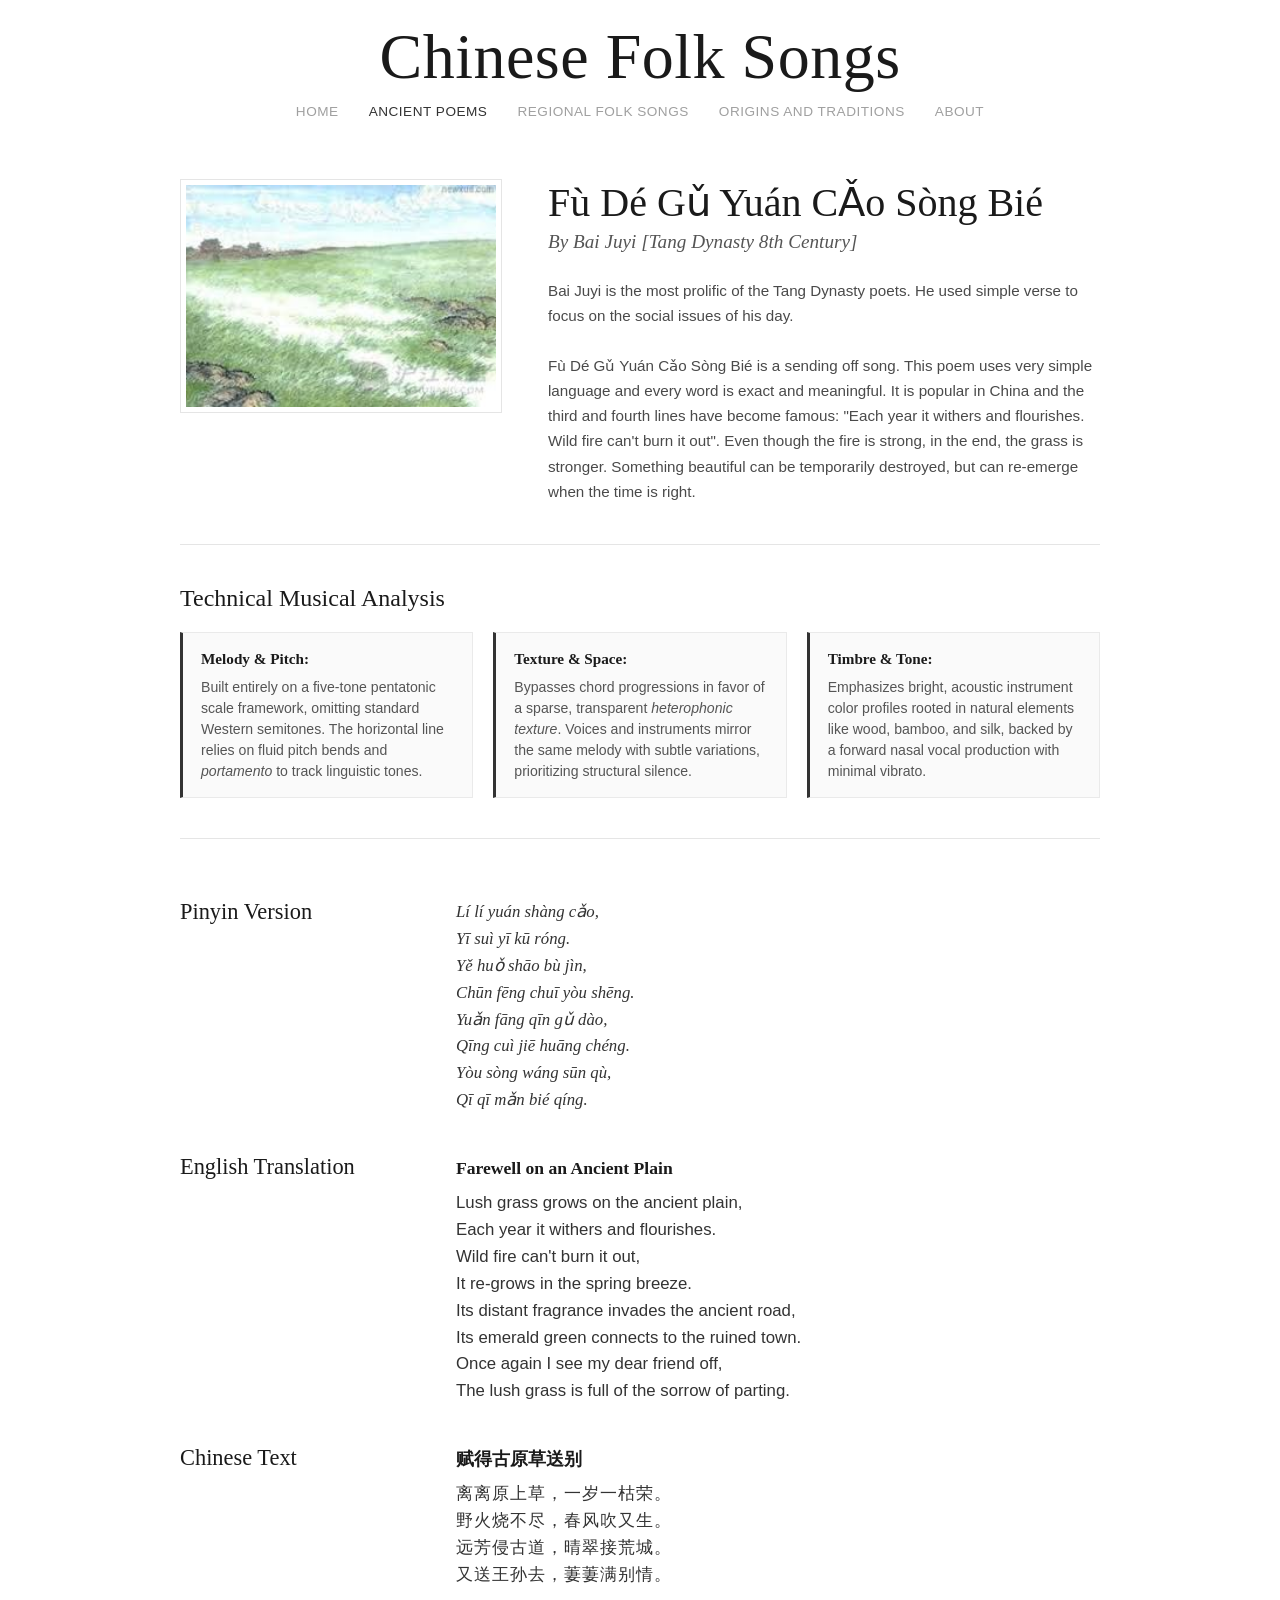
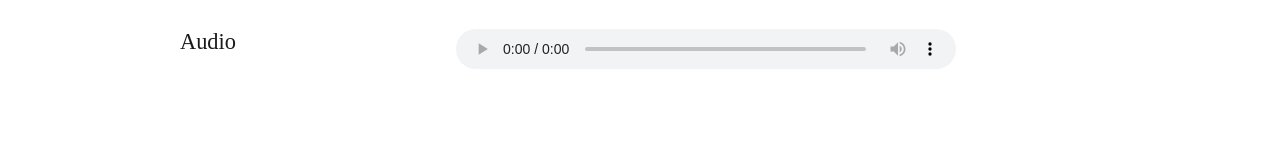
<file: 2.html>
<!DOCTYPE html>
<html lang="en">

  <head>
    <meta charset="UTF-8">
    <title>Fu De -ISP</title>
    <link rel="stylesheet" href="./style.css">

  </head>
    
  <body>
  <!DOCTYPE html>
<html lang="en">
<head>
    <meta charset="UTF-8">
    <meta name="viewport" content="width=device-width, initial-scale=1.0">
    <title>Chinese Folk Songs for Music Teachers</title>
    <link href="https://fonts.googleapis.com/css2?family=Playfair+Display:ital,wght=0,400..900;1,400..900&display=swap" rel="stylesheet">
    <link rel="stylesheet" href="style2.css">
</head>
<body>

    <header class="main-header">
        <h1>Chinese Folk Songs</h1>
    </header>

    <nav class="navbar">
        <ul>
            <li><a href="index.html">HOME</a></li>

            <li class="dropdown active">
                <a href="ancientpoems.html">ANCIENT POEMS</a>
                <ul class="dropdown-menu">
                    <li><a href="1.html">JÌNG YÈ SĪ (QUIET NIGHT THOUGHTS)</a></li>
                    <li><a href="2.html">FÙ DÉ GǓ YUÁN CǍO SÒNG BIÉ (FAREWELL ON AN ANCIENT PLAIN)</a></li>
                    <li><a href="3.html">XIANG SI (THINKING OF EACH OTHER)</a></li>
                </ul>
            </li>
         
            <li class="dropdown">
                <a href="folksongs.html">REGIONAL FOLK SONGS</a>
                <ul class="dropdown-menu">
                    <li><a href="4.html">MÒ LÌ HUĀ (JASMINE FLOWER)</a></li>
                    <li><a href="5.html">KĀNG DÌNG QÍNG GĒ (KANGDING LOVE SONG)</a></li>
                    <li><a href="6.html">WA HA HA (XINJIANG PROVINCE)</a></li>
                    <li><a href="7.html">ZAI NA YAO YUAN DE DI FANG (XINJIANG PROVINCE)</a></li>
                    <li><a href="8.html">YI MENG SHAN XIAO DIAO (YIMENG MOUNTAN)</a></li>
                </ul>
            </li>

            <li class="dropdown">
                <a href="origins.html">ORIGINS AND TRADITIONS</a>
                <ul class="dropdown-menu">
                    <li><a href="history.html">HISTORY &amp; TIMELINE</a></li>
                    <li><a href="traditional.html">TRADITIONAL INSTRUMENTS</a></li>
                </ul>
            </li>

            <li><a href="about.html">ABOUT</a></li>
        </ul>
    </nav>

    <main class="poem-wrapper">
        
        <!-- TOP PROFILE MATRIX: Artwork and Biography -->
        <section class="poem-profile-grid">
            <div class="profile-image-frame">
                <!-- FIXED: Replaced corrupted base64 string with a clean file path reference -->
                <img src="[data-uri]" alt="Grassy ancient plain painting" class="poem-art-img">
            </div>
            
            <div class="profile-bio-text">
                <h2>Fù Dé Gǔ Yuán CǍo Sòng Bié</h2>
                <p class="poet-author">By Bai Juyi [Tang Dynasty 8th Century]</p>
                <p class="bio-narrative">
                    Bai Juyi is the most prolific of the Tang Dynasty poets. He used simple verse to focus on the social issues of his day. 
                    <br><br>
                    Fù Dé Gǔ Yuán Cǎo Sòng Bié is a sending off song. This poem uses very simple language and every word is exact and meaningful. It is popular in China and the third and fourth lines have become famous: "Each year it withers and flourishes. Wild fire can't burn it out". Even though the fire is strong, in the end, the grass is stronger. Something beautiful can be temporarily destroyed, but can re-emerge when the time is right.
                </p>
            </div>
        </section>

        <hr class="section-divider">

        <!-- NEW COMPACT MUSICAL ANALYSIS MATRIX -->
        <section class="quick-analysis-section">
            <h3>Technical Musical Analysis</h3>
            <div class="analysis-compact-grid">
                <div class="analysis-pill">
                    <strong>Melody &amp; Pitch:</strong> Built entirely on a five-tone pentatonic scale framework, omitting standard Western semitones. The horizontal line relies on fluid pitch bends and <em>portamento</em> to track linguistic tones.
                </div>
                <div class="analysis-pill">
                    <strong>Texture &amp; Space:</strong> Bypasses chord progressions in favor of a sparse, transparent <em>heterophonic texture</em>. Voices and instruments mirror the same melody with subtle variations, prioritizing structural silence.
                </div>
                <div class="analysis-pill">
                    <strong>Timbre &amp; Tone:</strong> Emphasizes bright, acoustic instrument color profiles rooted in natural elements like wood, bamboo, and silk, backed by a forward nasal vocal production with minimal vibrato.
                </div>
            </div>
        </section>

        <hr class="section-divider">

        <!-- LOWER TRANSLATION MATRIX -->
        <section class="translation-matrix-grid">
            
            <div class="matrix-label-item">
                <h3>Pinyin Version</h3>
            </div>
            <div class="matrix-content-block pinyin-block">
                <p>Lí lí yuán shàng cǎo,</p>
                <p>Yī suì yī kū róng.</p>
                <p>Yě huǒ shāo bù jìn,</p>
                <p>Chūn fēng chuī yòu shēng.</p>
                <p>Yuǎn fāng qīn gǔ dào,</p>
                <p>Qīng cuì jiē huāng chéng.</p>
                <p>Yòu sòng wáng sūn qù,</p>
                <p>Qī qī mǎn bié qíng.</p>
            </div>

            <div class="matrix-label-item">
                <h3>English Translation</h3>
            </div>
            <div class="matrix-content-block english-block">
                <h4>Farewell on an Ancient Plain</h4>
                <p>Lush grass grows on the ancient plain,</p>
                <p>Each year it withers and flourishes.</p>
                <p>Wild fire can't burn it out,</p>
                <p>It re-grows in the spring breeze.</p>
                <p>Its distant fragrance invades the ancient road,</p>
                <p>Its emerald green connects to the ruined town.</p>
                <p>Once again I see my dear friend off,</p>
                <p>The lush grass is full of the sorrow of parting.</p>
            </div>

            <div class="matrix-label-item">
                <h3>Chinese Text</h3>
            </div>
            <div class="matrix-content-block chinese-block">
                <h4>赋得古原草送别</h4>
                <p>离离原上草，一岁一枯荣。</p>
                <p>野火烧不尽，春风吹又生。</p>
                <p>远芳侵古道，晴翠接荒城。</p>
                <p>又送王孙去，萋萋满别情。</p>
            </div>

            <div class="matrix-label-item">
                <h3>Audio</h3>
            </div>
            <div class="matrix-content-block audio-block">
                <audio controls class="custom-audio-player">
                    <source src="https://www.dropbox.com/scl/fi/35xe3bj9jd512o7nnabs3/08.-Farewell-on-the-Ancient-Plain-1.mp3?rlkey=hmhb9czbk3zgs5d348ks66hmm&amp;st=r9p3m74v&amp;raw=1" type="audio/mpeg">
                    Your browser does not support the audio element.
                </audio>
            </div>

        </section>
    </main>

</body>
</html>
    
  </body>
  
</html>
</file>
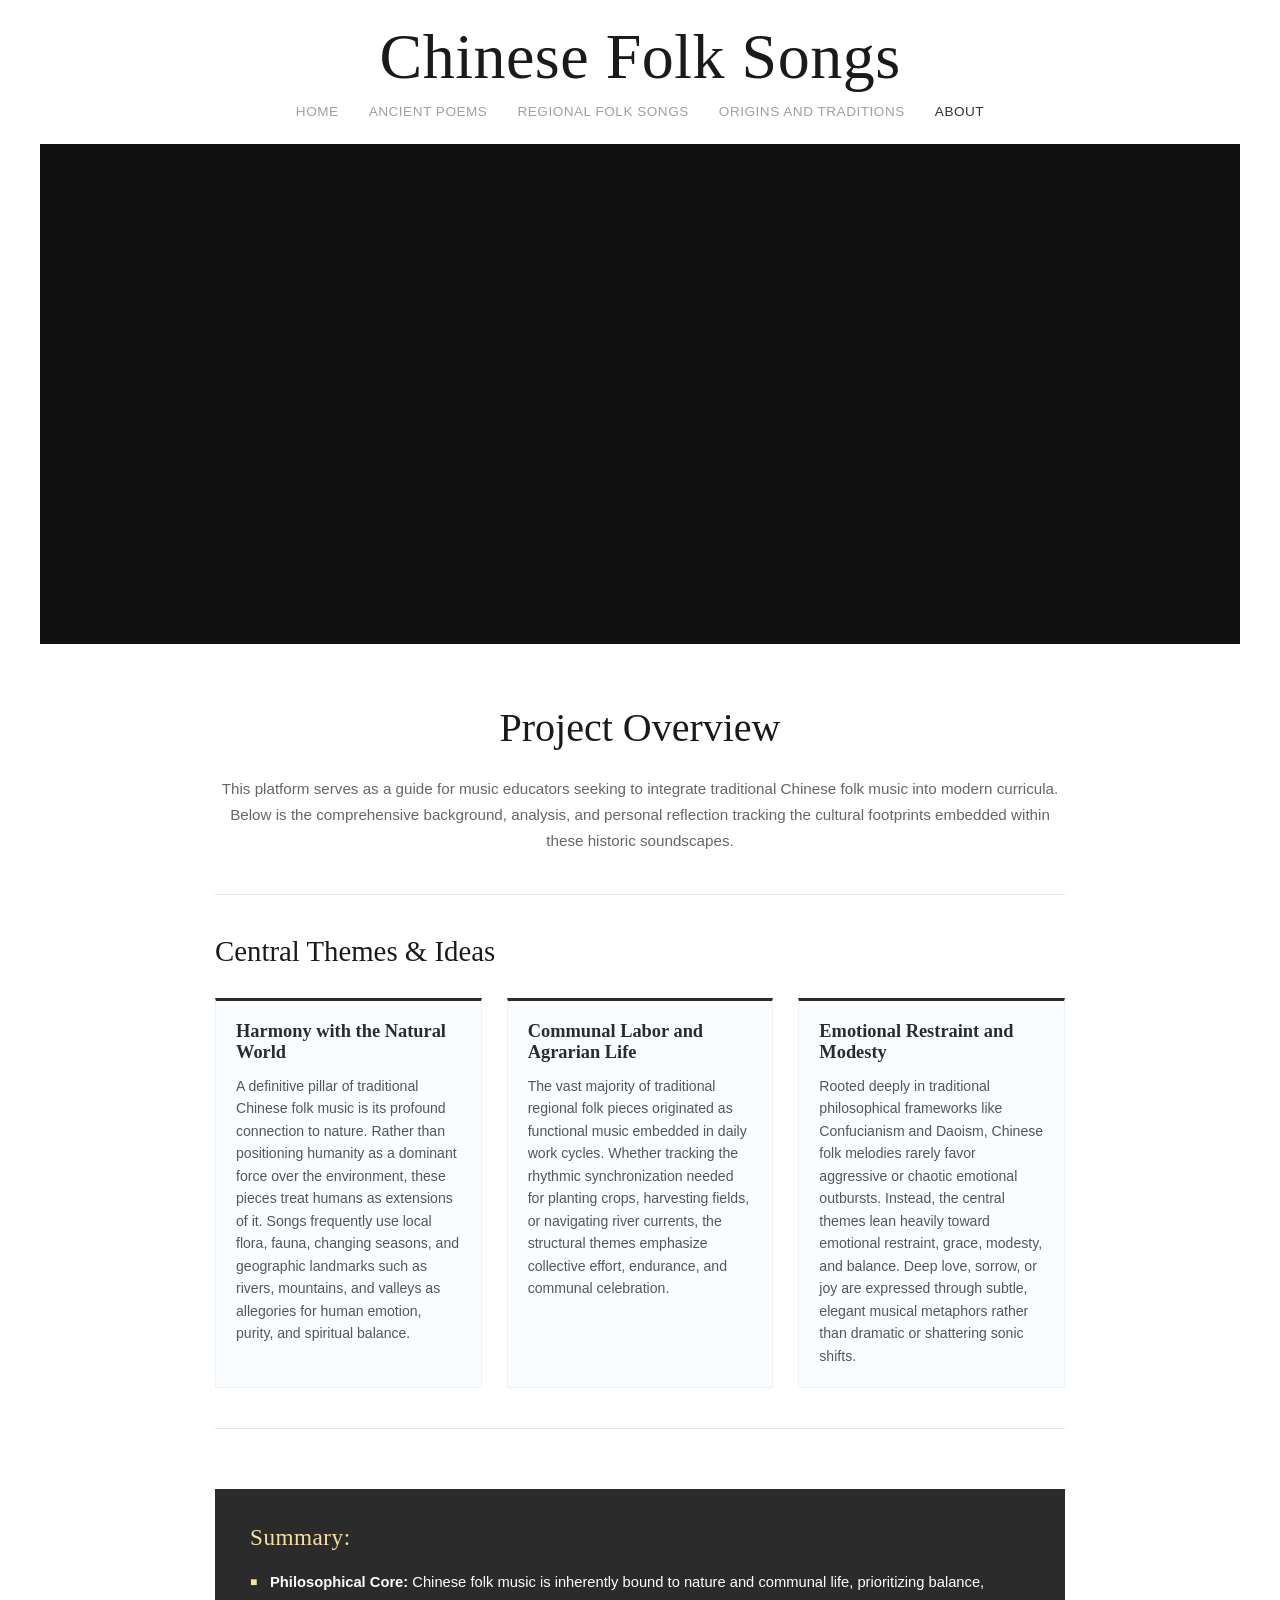
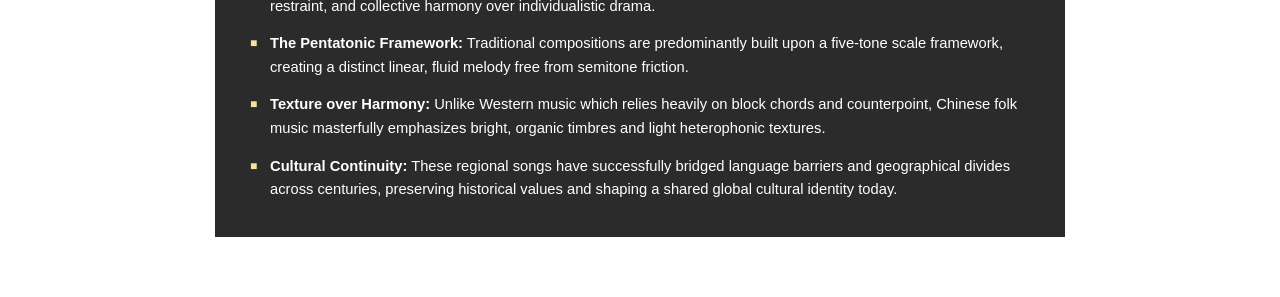
<file: about.html>
<!DOCTYPE html>
<html lang="en">

  <head>
    <meta charset="UTF-8">
    <title>About -ISP</title>
    <link rel="stylesheet" href="./style.css">

  </head>
    
  <body>
  <!DOCTYPE html>
<html lang="en">
<head>
    <meta charset="UTF-8">
    <meta name="viewport" content="width=device-width, initial-scale=1.0">
    <title>About - Chinese Folk Songs for Music Teachers</title>
    <link href="https://fonts.googleapis.com/css2?family=Playfair+Display:ital,wght=0,400..900;1,400..900&display=swap" rel="stylesheet">
    <link rel="stylesheet" href="aboutstyle.css">
</head>
<body>

    <header class="main-header">
        <h1>Chinese Folk Songs</h1>
    </header>

    <nav class="navbar">
        <ul>
            <li><a href="index.html">HOME</a></li>

            <li class="dropdown">
                <a href="ancientpoems.html">ANCIENT POEMS</a>
                <ul class="dropdown-menu">
                    <li><a href="1.html">JÌNG YÈ SĪ (QUIET NIGHT THOUGHTS)</a></li>
                    <li><a href="2.html">FÙ DÉ GǓ YUÁN CǍO SÒNG BIÉ (FAREWELL ON AN ANCIENT PLAIN)</a></li>
                    <li><a href="3.html">XIANG SI (THINKING OF EACH OTHER)</a></li>
                </ul>
            </li>
         
            <li class="dropdown">
                <a href="folksongs.html">REGIONAL FOLK SONGS</a>
                <ul class="dropdown-menu">
                    <li><a href="4.html">MÒ LÌ HUĀ (JASMINE FLOWER)</a></li>
                    <li><a href="5.html">KĀNG DÌNG QÍNG GĒ (KANGDING LOVE SONG)</a></li>
                    <li><a href="6.html">WA HA HA (XINJIANG PROVINCE)</a></li>
                    <li><a href="7.html">ZAI NA YAO YUAN DE DI FANG (XINJIANG PROVINCE)</a></li>
                    <li><a href="8.html">YI MENG SHAN XIAO DIAO (YIMENG MOUNTAN)</a></li>
                </ul>
            </li>

            <li class="dropdown">
                <a href="origins.html">ORIGINS AND TRADITIONS</a>
                <ul class="dropdown-menu">
                    <li><a href="history.html">HISTORY &amp; TIMELINE</a></li>
                    <li><a href="traditional.html">TRADITIONAL INSTRUMENTS</a></li>
                </ul>
            </li>

            <li class="active"><a href="about.html">ABOUT</a></li>
        </ul>
    </nav>

    <section class="hero-section">
        <div class="hero-overlay">
            
        </div>
    </section>

    <main class="page-content-section">
        <h2>Project Overview</h2>
        <p>
            This platform serves as a guide for music educators seeking to integrate traditional Chinese folk music into modern curricula. Below is the comprehensive background, analysis, and personal reflection tracking the cultural footprints embedded within these historic soundscapes.
        </p>

        <hr class="section-divider">

        <section class="about-grid-section">
            <h3>Central Themes &amp; Ideas</h3>
            <div class="theme-card-layout">
                <div class="theme-block-card">
                    <h4>Harmony with the Natural World</h4>
                    <p>A definitive pillar of traditional Chinese folk music is its profound connection to nature. Rather than positioning humanity as a dominant force over the environment, these pieces treat humans as extensions of it. Songs frequently use local flora, fauna, changing seasons, and geographic landmarks such as rivers, mountains, and valleys as allegories for human emotion, purity, and spiritual balance.</p>
                </div>
                <div class="theme-block-card">
                    <h4>Communal Labor and Agrarian Life</h4>
                    <p>The vast majority of traditional regional folk pieces originated as functional music embedded in daily work cycles. Whether tracking the rhythmic synchronization needed for planting crops, harvesting fields, or navigating river currents, the structural themes emphasize collective effort, endurance, and communal celebration.</p>
                </div>
                <div class="theme-block-card">
                    <h4>Emotional Restraint and Modesty</h4>
                    <p>Rooted deeply in traditional philosophical frameworks like Confucianism and Daoism, Chinese folk melodies rarely favor aggressive or chaotic emotional outbursts. Instead, the central themes lean heavily toward emotional restraint, grace, modesty, and balance. Deep love, sorrow, or joy are expressed through subtle, elegant musical metaphors rather than dramatic or shattering sonic shifts.</p>
                </div>
            </div>
        </section>

        <hr class="section-divider">

        <section class="summary-box">
            <h3>Summary:</h3>
            <ul>
                <li><strong>Philosophical Core:</strong> Chinese folk music is inherently bound to nature and communal life, prioritizing balance, restraint, and collective harmony over individualistic drama.</li>
                <li><strong>The Pentatonic Framework:</strong> Traditional compositions are predominantly built upon a five-tone scale framework, creating a distinct linear, fluid melody free from semitone friction.</li>
                <li><strong>Texture over Harmony:</strong> Unlike Western music which relies heavily on block chords and counterpoint, Chinese folk music masterfully emphasizes bright, organic timbres and light heterophonic textures.</li>
                <li><strong>Cultural Continuity:</strong> These regional songs have successfully bridged language barriers and geographical divides across centuries, preserving historical values and shaping a shared global cultural identity today.</li>
            </ul>
        </section>

    </main>

</body>
</html>
    
  </body>
  
</html>
</file>
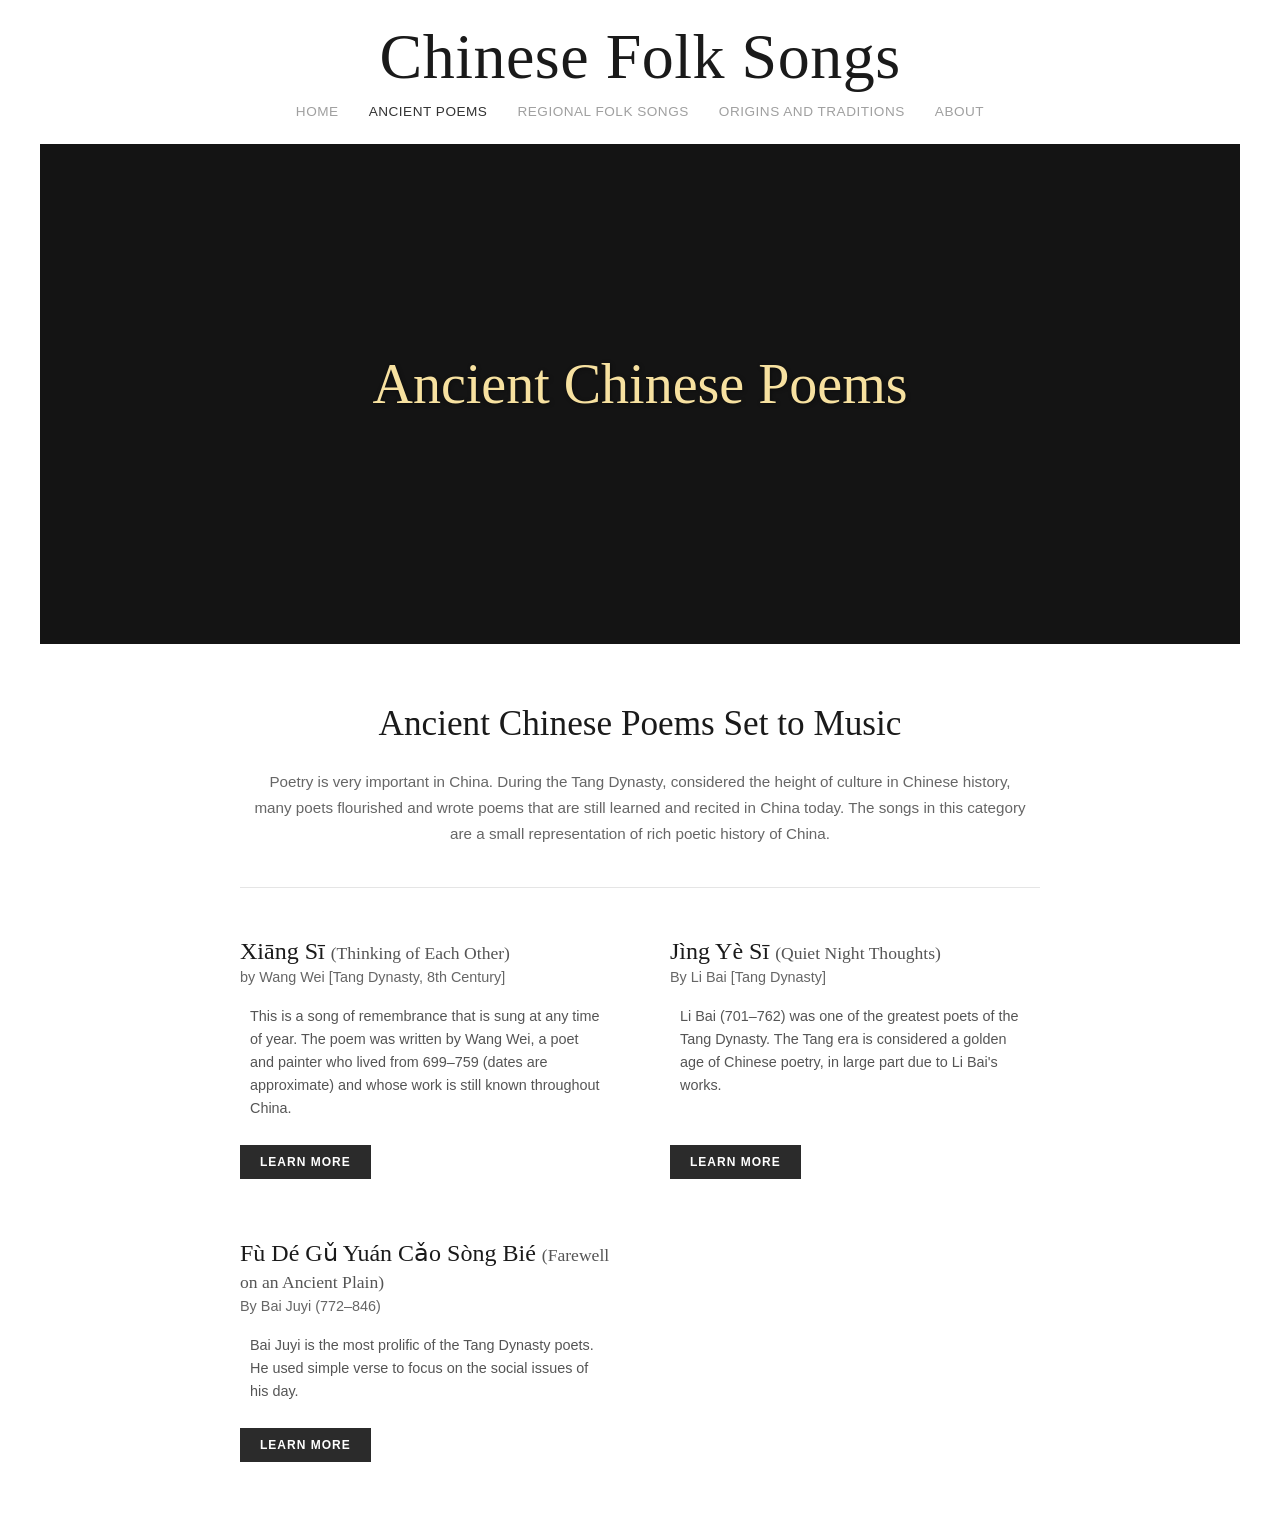
<file: ancientpoems.html>
<!DOCTYPE html>
<html lang="en">

  <head>
    <meta charset="UTF-8">
    <title>Ancient Poems - ISP</title>
    <link rel="stylesheet" href="./style.css">

  </head>
    
  <body>
  <!DOCTYPE html>
<html lang="en">
<head>
    <meta charset="UTF-8">
    <meta name="viewport" content="width=device-width, initial-scale=1.0">
    <title>Ancient Poems - Chinese Folk Songs for Music Teachers</title>
    <link href="https://fonts.googleapis.com/css2?family=Playfair+Display:ital,wght=0,400..900;1,400..900&display=swap" rel="stylesheet">
    <link rel="stylesheet" href="stylepoems.css">
</head>
<body>

    <header class="main-header">
        <h1>Chinese Folk Songs</h1>
    </header>

    <nav class="navbar">
        <ul>
            <li><a href="index.html">HOME</a></li>

            <li class="dropdown active">
                <a href="ancientpoems.html">ANCIENT POEMS</a>
                <ul class="dropdown-menu">
                    <li><a href="1.html">JÌNG YÈ SĪ (QUIET NIGHT THOUGHTS)</a></li>
                    <li><a href="2.html">FÙ DÉ GǓ YUÁN CǍO SÒNG BIÉ (FAREWELL ON AN ANCIENT PLAIN)</a></li>
                    <li><a href="3.html">XIANG SI (THINKING OF EACH OTHER)</a></li>
                </ul>
            </li>
         
            <li class="dropdown">
                <a href="folksongs.html">REGIONAL FOLK SONGS</a>
                <ul class="dropdown-menu">
                    <li><a href="4.html">MÒ LÌ HUĀ (JASMINE FLOWER)</a></li>
                    <li><a href="5.html">KĀNG DÌNG QÍNG GĒ (KANGDING LOVE SONG)</a></li>
                    <li><a href="6.html">WA HA HA (XINJIANG PROVINCE)</a></li>
                    <li><a href="7.html">ZAI NA YAO YUAN DE DI FANG (XINJIANG PROVINCE)</a></li>
                    <li><a href="8.html">YI MENG SHAN XIAO DIAO (YIMENG MOUNTAN)</a></li>
                </ul>
            </li>

            <li class="dropdown">
                <a href="origins.html">ORIGINS AND TRADITIONS</a>
                <ul class="dropdown-menu">
                    <li><a href="history.html">HISTORY &amp; TIMELINE</a></li>
                    <li><a href="traditional.html">TRADITIONAL INSTRUMENTS</a></li>
                </ul>
            </li>

            <li><a href="about.html">ABOUT</a></li>
        </ul>
    </nav>

    <section class="hero-section">
        <div class="hero-overlay">
            <h2>Ancient Chinese Poems</h2>
        </div>
    </section>

    <main class="page-content-section">
        
        <h2>Ancient Chinese Poems Set to Music</h2>
        <p>Poetry is very important in China. During the Tang Dynasty, considered the height of culture in Chinese history, many poets flourished and wrote poems that are still learned and recited in China today. The songs in this category are a small representation of rich poetic history of China.</p>
        
        <hr class="section-divider">

        <div class="sub-items-container">

            <div class="sub-item-card">
                <h3>Xiāng Sī <span>(Thinking of Each Other)</span></h3>
                <div class="sub-item-meta">by Wang Wei [Tang Dynasty, 8th Century]</div>
                <p>This is a song of remembrance that is sung at any time of year. The poem was written by Wang Wei, a poet and painter who lived from 699–759 (dates are approximate) and whose work is still known throughout China.</p>
                <a href="3.html" class="btn-learn-more">LEARN MORE</a>
            </div>

            <div class="sub-item-card">
                <h3>Jìng Yè Sī <span>(Quiet Night Thoughts)</span></h3>
                <div class="sub-item-meta">By Li Bai [Tang Dynasty]</div>
                <p>Li Bai (701–762) was one of the greatest poets of the Tang Dynasty. The Tang era is considered a golden age of Chinese poetry, in large part due to Li Bai's works.</p>
                <a href="1.html" class="btn-learn-more">LEARN MORE</a>
            </div>

            <div class="sub-item-card">
                <h3>Fù Dé Gǔ Yuán Cǎo Sòng Bié <span>(Farewell on an Ancient Plain)</span></h3>
                <div class="sub-item-meta">By Bai Juyi (772–846)</div>
                <p>Bai Juyi is the most prolific of the Tang Dynasty poets. He used simple verse to focus on the social issues of his day.</p>
                <a href="2.html" class="btn-learn-more">LEARN MORE</a>
            </div>

        </div>
    </main>

</body>
</html>
    
  </body>
  
</html>
</file>
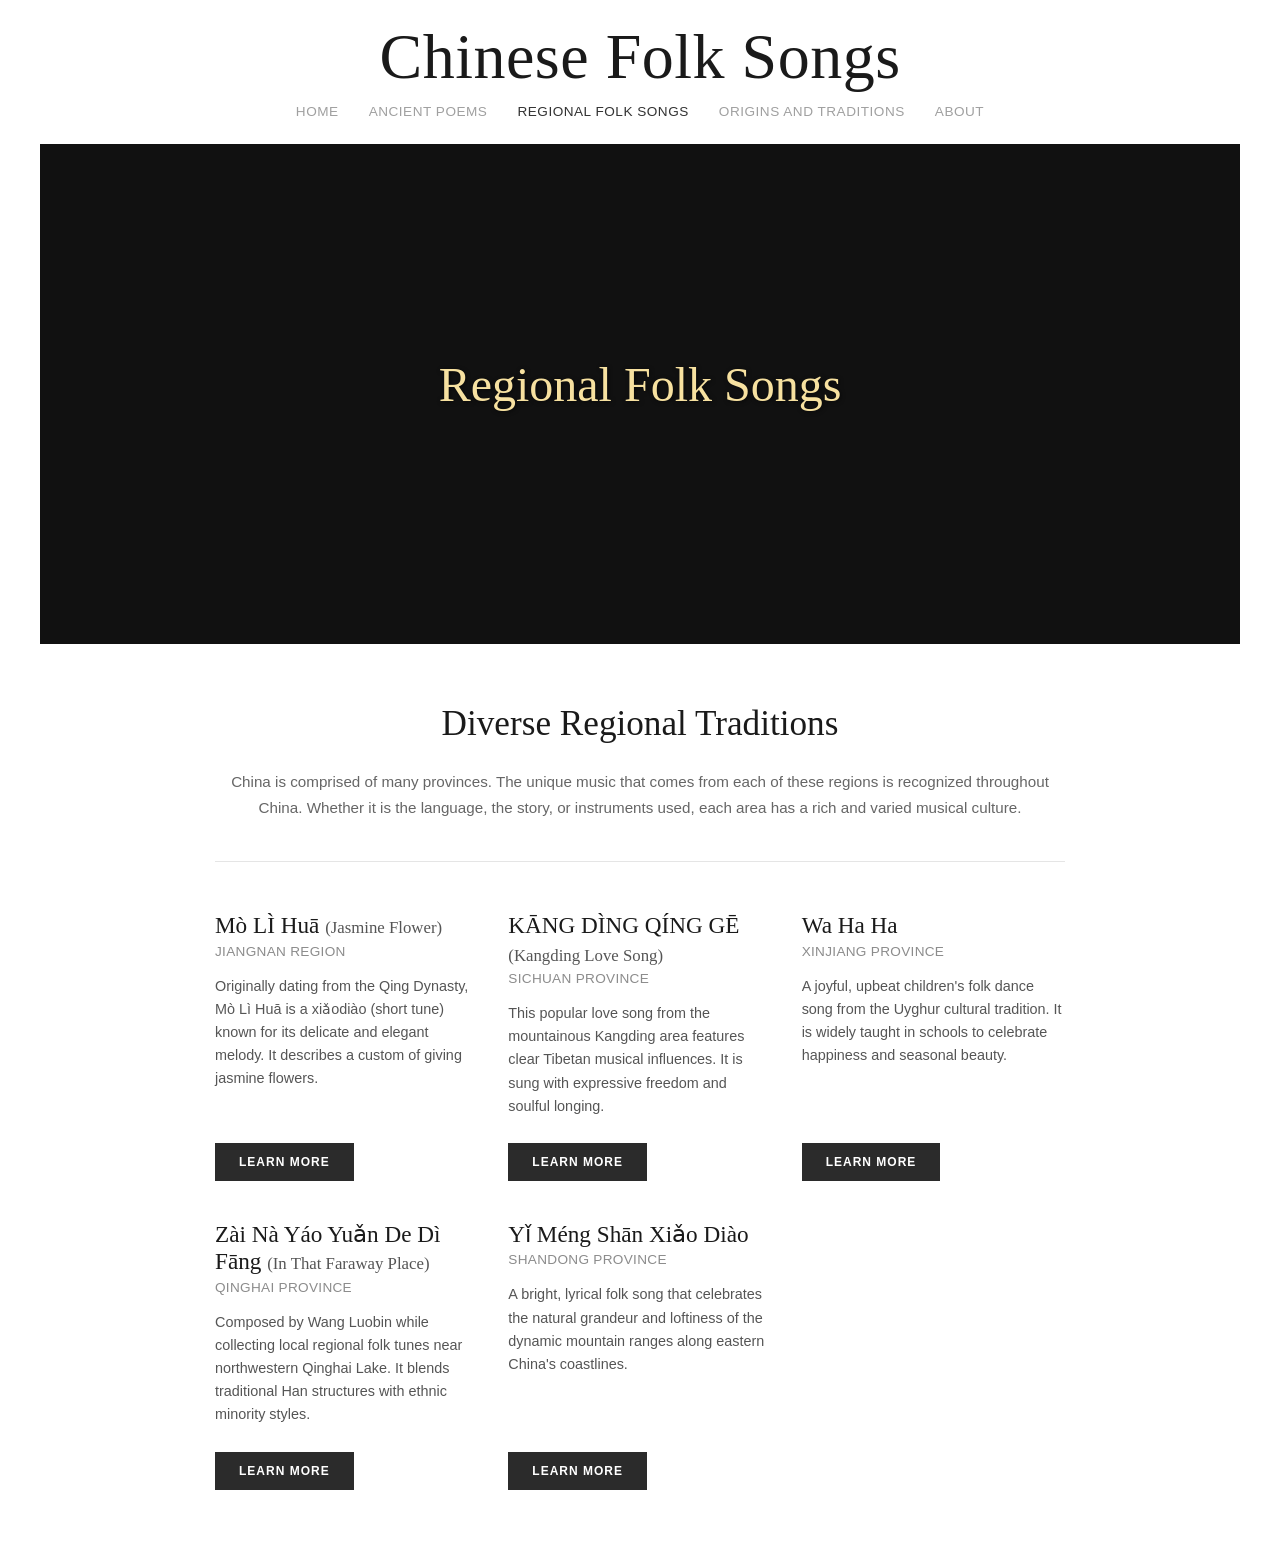
<file: folksongs.html>
<!DOCTYPE html>
<html lang="en">

  <head>
    <meta charset="UTF-8">
    <title>Regional Folk Songs - ISP</title>
    <link rel="stylesheet" href="stylefolk.css">

  </head>
    
  <body>
  <!DOCTYPE html>
<html lang="en">
<head>
    <meta charset="UTF-8">
    <meta name="viewport" content="width=device-width, initial-scale=1.0">
    <title>Regional Folk Songs - Chinese Folk Songs for Music Teachers</title>
    <link href="https://fonts.googleapis.com/css2?family=Playfair+Display:ital,wght=0,400..900;1,400..900&display=swap" rel="stylesheet">
    <link rel="stylesheet" href="style.css">
</head>
<body>

    <header class="main-header">
        <h1>Chinese Folk Songs</h1>
    </header>

    <nav class="navbar">
        <ul>
            <li><a href="index.html">HOME</a></li>

            <li class="dropdown">
                <a href="ancientpoems.html">ANCIENT POEMS</a>
                <ul class="dropdown-menu">
                    <li><a href="1.html">JÌNG YÈ SĪ (QUIET NIGHT THOUGHTS)</a></li>
                    <li><a href="2.html">FÙ DÉ GǓ YUÁN CǍO SÒNG BIÉ (FAREWELL ON AN ANCIENT PLAIN)</a></li>
                    <li><a href="3.html">XIANG SI (THINKING OF EACH OTHER)</a></li>
                </ul>
            </li>
         
            <li class="dropdown active">
                <a href="folksongs.html">REGIONAL FOLK SONGS</a>
                <ul class="dropdown-menu">
                    <li><a href="4.html">MÒ LÌ HUĀ (JASMINE FLOWER)</a></li>
                    <li><a href="5.html">KĀNG DÌNG QÍNG GĒ (KANGDING LOVE SONG)</a></li>
                    <li><a href="6.html">WA HA HA (XINJIANG PROVINCE)</a></li>
                    <li><a href="7.html">ZAI NA YAO YUAN DE DI FANG (XINJIANG PROVINCE)</a></li>
                    <li><a href="8.html">YI MENG SHAN XIAO DIAO (YIMENG MOUNTAN)</a></li>
                </ul>
            </li>

            <li class="dropdown">
                <a href="origins.html">ORIGINS AND TRADITIONS</a>
                <ul class="dropdown-menu">
                    <li><a href="history.html">HISTORY &amp; TIMELINE</a></li>
                    <li><a href="traditional.html">TRADITIONAL INSTRUMENTS</a></li>
                </ul>
            </li>

            <li><a href="about.html">ABOUT</a></li>
        </ul>
    </nav>

    <section class="hero-section">
        <div class="hero-overlay">
            <h2>Regional Folk Songs</h2>
        </div>
    </section>

    <main class="page-content-section">
        
        <h2>Diverse Regional Traditions</h2>
        <p>China is comprised of many provinces. The unique music that comes from each of these regions is recognized throughout China. Whether it is the language, the story, or instruments used, each area has a rich and varied musical culture.</p>
        
        <hr class="section-divider">

        <div class="sub-items-container">

            <!-- Song 1: Mo Li Hua -->
            <div class="sub-item-card">
                <h3>Mò LÌ Huā <span>(Jasmine Flower)</span></h3>
                <div class="sub-item-meta">Jiangnan Region</div>
                <p>Originally dating from the Qing Dynasty, Mò Lì Huā is a xiǎodiào (short tune) known for its delicate and elegant melody. It describes a custom of giving jasmine flowers.</p>
                <a href="4.html" class="btn-learn-more">LEARN MORE</a>
            </div>

            <!-- Song 2: Kang Ding Qing Ge -->
            <div class="sub-item-card">
                <h3>KĀNG DÌNG QÍNG GĒ <span>(Kangding Love Song)</span></h3>
                <div class="sub-item-meta">Sichuan Province</div>
                <p>This popular love song from the mountainous Kangding area features clear Tibetan musical influences. It is sung with expressive freedom and soulful longing.</p>
                <a href="5.html" class="btn-learn-more">LEARN MORE</a>
            </div>

            <!-- Song 3: Wa Ha Ha -->
            <div class="sub-item-card">
                <h3>Wa Ha Ha</h3>
                <div class="sub-item-meta">Xinjiang Province</div>
                <p>A joyful, upbeat children's folk dance song from the Uyghur cultural tradition. It is widely taught in schools to celebrate happiness and seasonal beauty.</p>
                <a href="6.html" class="btn-learn-more">LEARN MORE</a>
            </div>

            <!-- Song 4: In That Faraway Place -->
            <div class="sub-item-card">
                <h3>Zài Nà Yáo Yuǎn De Dì Fāng <span>(In That Faraway Place)</span></h3>
                <div class="sub-item-meta">Qinghai Province</div>
                <p>Composed by Wang Luobin while collecting local regional folk tunes near northwestern Qinghai Lake. It blends traditional Han structures with ethnic minority styles.</p>
                <a href="7.html" class="btn-learn-more">LEARN MORE</a>
            </div>

            <!-- Song 5: Yi Meng Shan Xiao Diao -->
            <div class="sub-item-card">
                <h3>Yǐ Méng Shān Xiǎo Diào</h3>
                <div class="sub-item-meta">Shandong Province</div>
                <p>A bright, lyrical folk song that celebrates the natural grandeur and loftiness of the dynamic mountain ranges along eastern China's coastlines.</p>
                <a href="8.html" class="btn-learn-more">LEARN MORE</a>
            </div>

        </div>

    </main>

</body>
</html>
    
  </body>
  
</html>
</file>
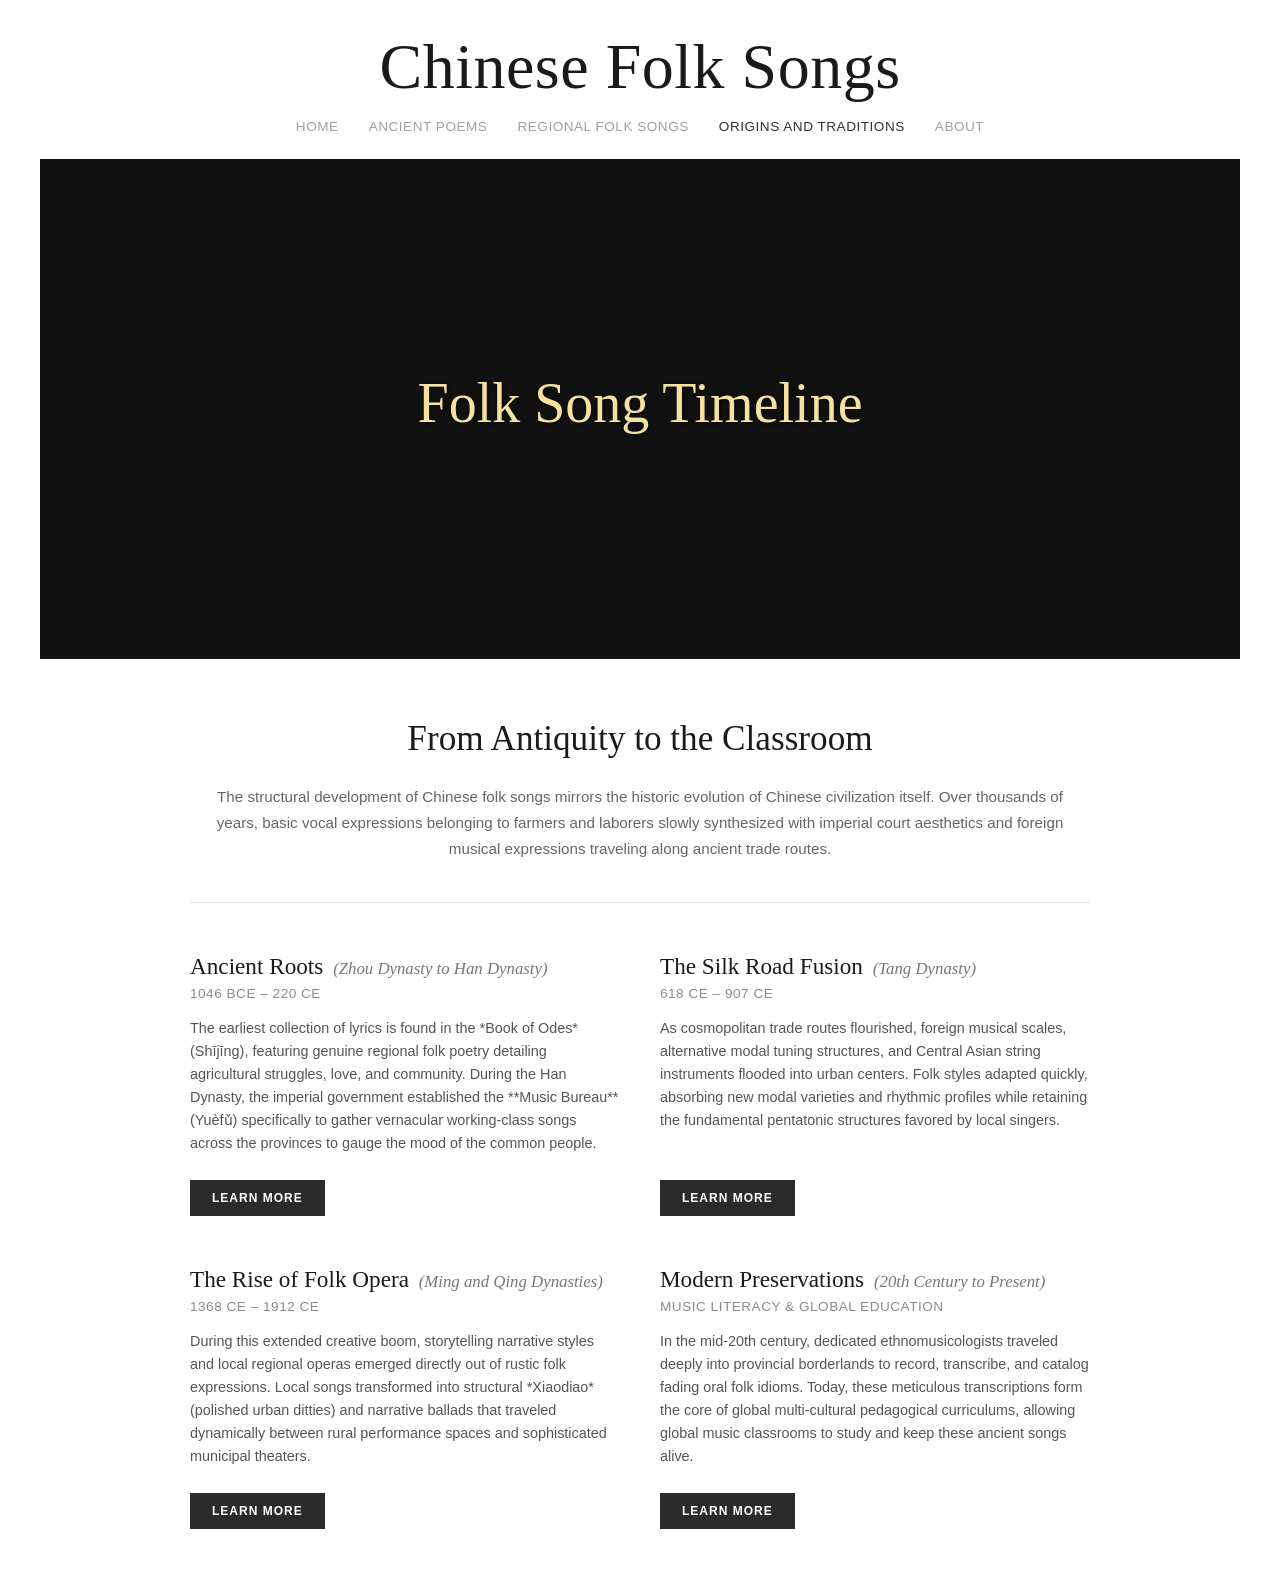
<file: history.html>
<!DOCTYPE html>
<html lang="en">

  <head>
    <meta charset="UTF-8">
    <title>Timeline - ISP</title>
    <link rel="stylesheet" href="./style.css">

  </head>
    
  <body>
  <html lang="en">
<head>
    <link href="https://fonts.googleapis.com/css2?family=Playfair+Display:ital,wght@0,400..900;1,400..900&display=swap" rel="stylesheet">
    <meta charset="UTF-8">
    <meta name="viewport" content="width=device-width, initial-scale=1.0">
    <title>Chinese Folk Songs for Music Teachers</title>
    <link rel="stylesheet" href="styleh.css">
</head>
<body>

    <header class="main-header">
        <h1>Chinese Folk Songs</h1>
    </header>

    <nav class="navbar">
        <ul>
            <li><a href="index.html">HOME</a></li>

            <li class="dropdown">
                <a href="ancientpoems.html">ANCIENT POEMS</a>
                <ul class="dropdown-menu">
                    <li><a href="1.html">JÌNG YÈ SĪ (QUIET NIGHT THOUGHTS)</a></li>
                    <li><a href="2.html">FÙ DÉ GǓ YUÁN CǍO SÒNG BIÉ (FAREWELL ON AN ANCIENT PLAIN)</a></li>
                    <li><a href="3.html">XIANG SI (THINKING OF EACH OTHER)</a></li>
                </ul>
            </li>
         
            <li class="dropdown">
                <a href="folksongs.html">REGIONAL FOLK SONGS</a>
                <ul class="dropdown-menu">
                    <li><a href="4.html">MÒ LÌ HUĀ (JASMINE FLOWER)</a></li>
                    <li><a href="5.html">KĀNG DÌNG QÍNG GĒ (KANGDING LOVE SONG)</a></li>
                    <li><a href="6.html">WA HA HA (XINJIANG PROVINCE)</a></li>
                    <li><a href="7.html">ZAI NA YAO YUAN DE DI FANG (XINJIANG PROVINCE)</a></li>
                    <li><a href="8.html">YI MENG SHAN XIAO DIAO (YIMENG MOUNTAN)</a></li>
                </ul>
            </li>

            <li class="dropdown active">
                <a href="origins.html">ORIGINS AND TRADITIONS</a>
                <ul class="dropdown-menu">
                    <li><a href="history.html">HISTORY &amp; TIMELINE</a></li>
                    <li><a href="traditional.html">TRADITIONAL INSTRUMENTS</a></li>
                </ul>
            </li>

            <li><a href="about.html">ABOUT</a></li>
        </ul>
    </nav>

    <section class="hero-section">
        <div class="hero-overlay">
            <h2>Folk Song Timeline</h2>
        </div>
    </section>

    <!-- Chronological Content Section -->
    <section class="page-content-section">
        <h2>From Antiquity to the Classroom</h2>
        <p>
            The structural development of Chinese folk songs mirrors the historic evolution of Chinese civilization itself. Over thousands of years, basic vocal expressions belonging to farmers and laborers slowly synthesized with imperial court aesthetics and foreign musical expressions traveling along ancient trade routes.
        </p>
        <hr class="section-divider">

        <div class="sub-items-container">
            
            <!-- Era 1 -->
            <div class="sub-item-card">
                <h3>Ancient Roots <span>(Zhou Dynasty to Han Dynasty)</span></h3>
                <div class="sub-item-meta">1046 BCE – 220 CE</div>
                <p>
                    The earliest collection of lyrics is found in the *Book of Odes* (Shījīng), featuring genuine regional folk poetry detailing agricultural struggles, love, and community. During the Han Dynasty, the imperial government established the **Music Bureau** (Yuèfǔ) specifically to gather vernacular working-class songs across the provinces to gauge the mood of the common people.
                </p>
                <a href="history.html" class="btn-learn-more">LEARN MORE</a>
            </div>

            <!-- Era 2 -->
            <div class="sub-item-card">
                <h3>The Silk Road Fusion <span>(Tang Dynasty)</span></h3>
                <div class="sub-item-meta">618 CE – 907 CE</div>
                <p>
                    As cosmopolitan trade routes flourished, foreign musical scales, alternative modal tuning structures, and Central Asian string instruments flooded into urban centers. Folk styles adapted quickly, absorbing new modal varieties and rhythmic profiles while retaining the fundamental pentatonic structures favored by local singers.
                </p>
                <a href="history.html" class="btn-learn-more">LEARN MORE</a>
            </div>

            <!-- Era 3 -->
            <div class="sub-item-card">
                <h3>The Rise of Folk Opera <span>(Ming and Qing Dynasties)</span></h3>
                <div class="sub-item-meta">1368 CE – 1912 CE</div>
                <p>
                    During this extended creative boom, storytelling narrative styles and local regional operas emerged directly out of rustic folk expressions. Local songs transformed into structural *Xiaodiao* (polished urban ditties) and narrative ballads that traveled dynamically between rural performance spaces and sophisticated municipal theaters.
                </p>
                <a href="history.html" class="btn-learn-more">LEARN MORE</a>
            </div>

            <!-- Era 4 -->
            <div class="sub-item-card">
                <h3>Modern Preservations <span>(20th Century to Present)</span></h3>
                <div class="sub-item-meta">Music Literacy &amp; Global Education</div>
                <p>
                    In the mid-20th century, dedicated ethnomusicologists traveled deeply into provincial borderlands to record, transcribe, and catalog fading oral folk idioms. Today, these meticulous transcriptions form the core of global multi-cultural pedagogical curriculums, allowing global music classrooms to study and keep these ancient songs alive.
                </p>
                <a href="history.html" class="btn-learn-more">LEARN MORE</a>
            </div>

        </div>
    </section>

</body>
</html>
    
  </body>
  
</html>
</file>
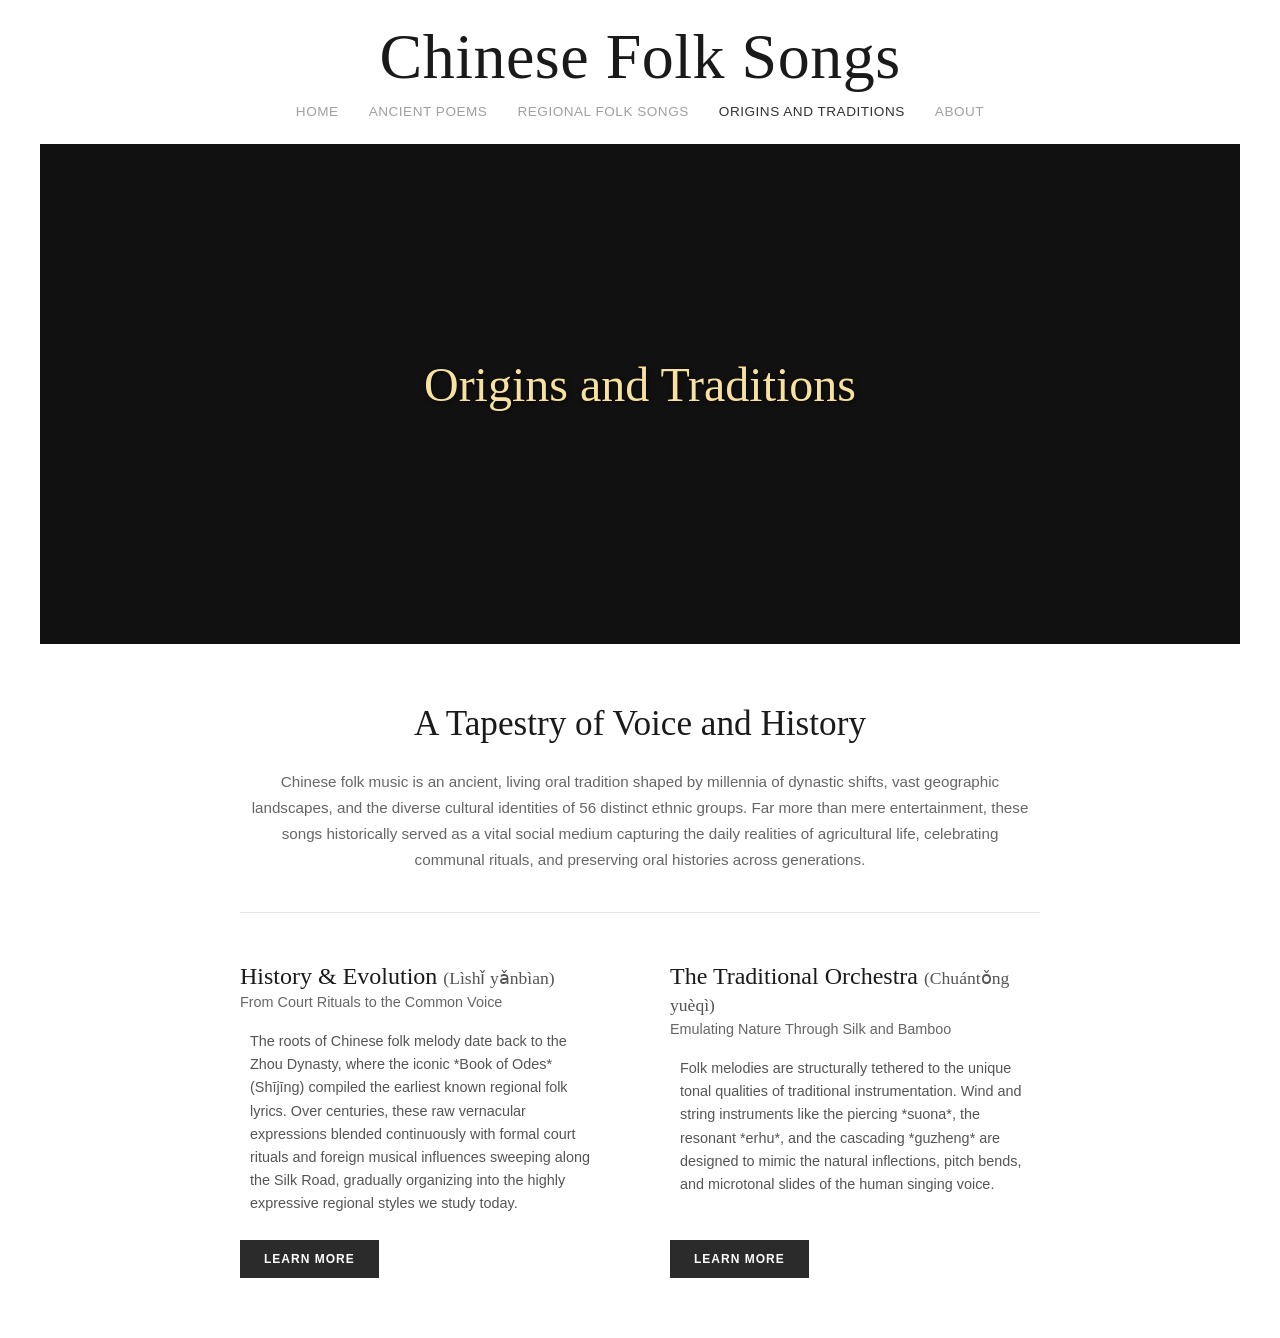
<file: origins.html>
<!DOCTYPE html>
<html lang="en">

  <head>
    <meta charset="UTF-8">
    <title>Origins and Traditions - ISP</title>
    <link rel="stylesheet" href="styleorigin.css">

  </head>
    
  <body>
  <!DOCTYPE html>
<html lang="en">
<head>
    <meta charset="UTF-8">
    <meta name="viewport" content="width=device-width, initial-scale=1.0">
    <title>Origins and Traditions - Chinese Folk Songs for Music Teachers</title>
    <link href="https://fonts.googleapis.com/css2?family=Playfair+Display:ital,wght=0,400..900;1,400..900&display=swap" rel="stylesheet">
    <link rel="stylesheet" href="style.css">
</head>
<body>

    <header class="main-header">
        <h1>Chinese Folk Songs</h1>
    </header>

    <nav class="navbar">
        <ul>
            <li><a href="index.html">HOME</a></li>

            <li class="dropdown">
                <a href="ancientpoems.html">ANCIENT POEMS</a>
                <ul class="dropdown-menu">
                    <li><a href="1.html">JÌNG YÈ SĪ (QUIET NIGHT THOUGHTS)</a></li>
                    <li><a href="2.html">FÙ DÉ GǓ YUÁN CǍO SÒNG BIÉ (FAREWELL ON AN ANCIENT PLAIN)</a></li>
                    <li><a href="3.html">XIANG SI (THINKING OF EACH OTHER)</a></li>
                </ul>
            </li>
         
            <li class="dropdown">
                <a href="folksongs.html">REGIONAL FOLK SONGS</a>
                <ul class="dropdown-menu">
                    <li><a href="4.html">MÒ LÌ HUĀ (JASMINE FLOWER)</a></li>
                    <li><a href="5.html">KĀNG DÌNG QÍNG GĒ (KANGDING LOVE SONG)</a></li>
                    <li><a href="6.html">WA HA HA (XINJIANG PROVINCE)</a></li>
                    <li><a href="7.html">ZAI NA YAO YUAN DE DI FANG (XINJIANG PROVINCE)</a></li>
                    <li><a href="8.html">YI MENG SHAN XIAO DIAO (YIMENG MOUNTAN)</a></li>
                </ul>
            </li>

            <li class="dropdown active">
                <a href="origins.html">ORIGINS AND TRADITIONS</a>
                <ul class="dropdown-menu">
                    <li><a href="history.html">HISTORY &amp; TIMELINE</a></li>
                    <li><a href="traditional.html">TRADITIONAL INSTRUMENTS</a></li>
                </ul>
            </li>

            <li><a href="about.html">ABOUT</a></li>
        </ul>
    </nav>

    <!-- Hero Section -->
    <section class="hero-section">
        <div class="hero-overlay">
            <h2>Origins and Traditions</h2>
        </div>
    </section>

    <!-- Page Intro / Content Section -->
    <section class="page-content-section">
        <h2>A Tapestry of Voice and History</h2>
        <p>
            Chinese folk music is an ancient, living oral tradition shaped by millennia of dynastic shifts, vast geographic landscapes, and the diverse cultural identities of 56 distinct ethnic groups. Far more than mere entertainment, these songs historically served as a vital social medium capturing the daily realities of agricultural life, celebrating communal rituals, and preserving oral histories across generations.
        </p>
        <hr class="section-divider">

        <!-- Sub-Page Content Columns Layout -->
        <div class="sub-items-container">

            <!-- Card 1: History & Timeline -->
            <div class="sub-item-card">
                <h3>History &amp; Evolution <span>(Lìshǐ yǎnbìan)</span></h3>
                <div class="sub-item-meta">From Court Rituals to the Common Voice</div>
                <p>
                    The roots of Chinese folk melody date back to the Zhou Dynasty, where the iconic *Book of Odes* (Shījīng) compiled the earliest known regional folk lyrics. Over centuries, these raw vernacular expressions blended continuously with formal court rituals and foreign musical influences sweeping along the Silk Road, gradually organizing into the highly expressive regional styles we study today.
                </p>
                <a href="history.html" class="btn-learn-more">LEARN MORE</a>
            </div>

            <!-- Card 2: Traditional Instruments -->
            <div class="sub-item-card">
                <h3>The Traditional Orchestra <span>(Chuántǒng yuèqì)</span></h3>
                <div class="sub-item-meta">Emulating Nature Through Silk and Bamboo</div>
                <p>
                    Folk melodies are structurally tethered to the unique tonal qualities of traditional instrumentation. Wind and string instruments like the piercing *suona*, the resonant *erhu*, and the cascading *guzheng* are designed to mimic the natural inflections, pitch bends, and microtonal slides of the human singing voice.
                </p>
                <a href="traditional.html" class="btn-learn-more">LEARN MORE</a>
            </div>

        </div>
    </section>

</body>
</html>
    
  </body>
  
</html>
</file>
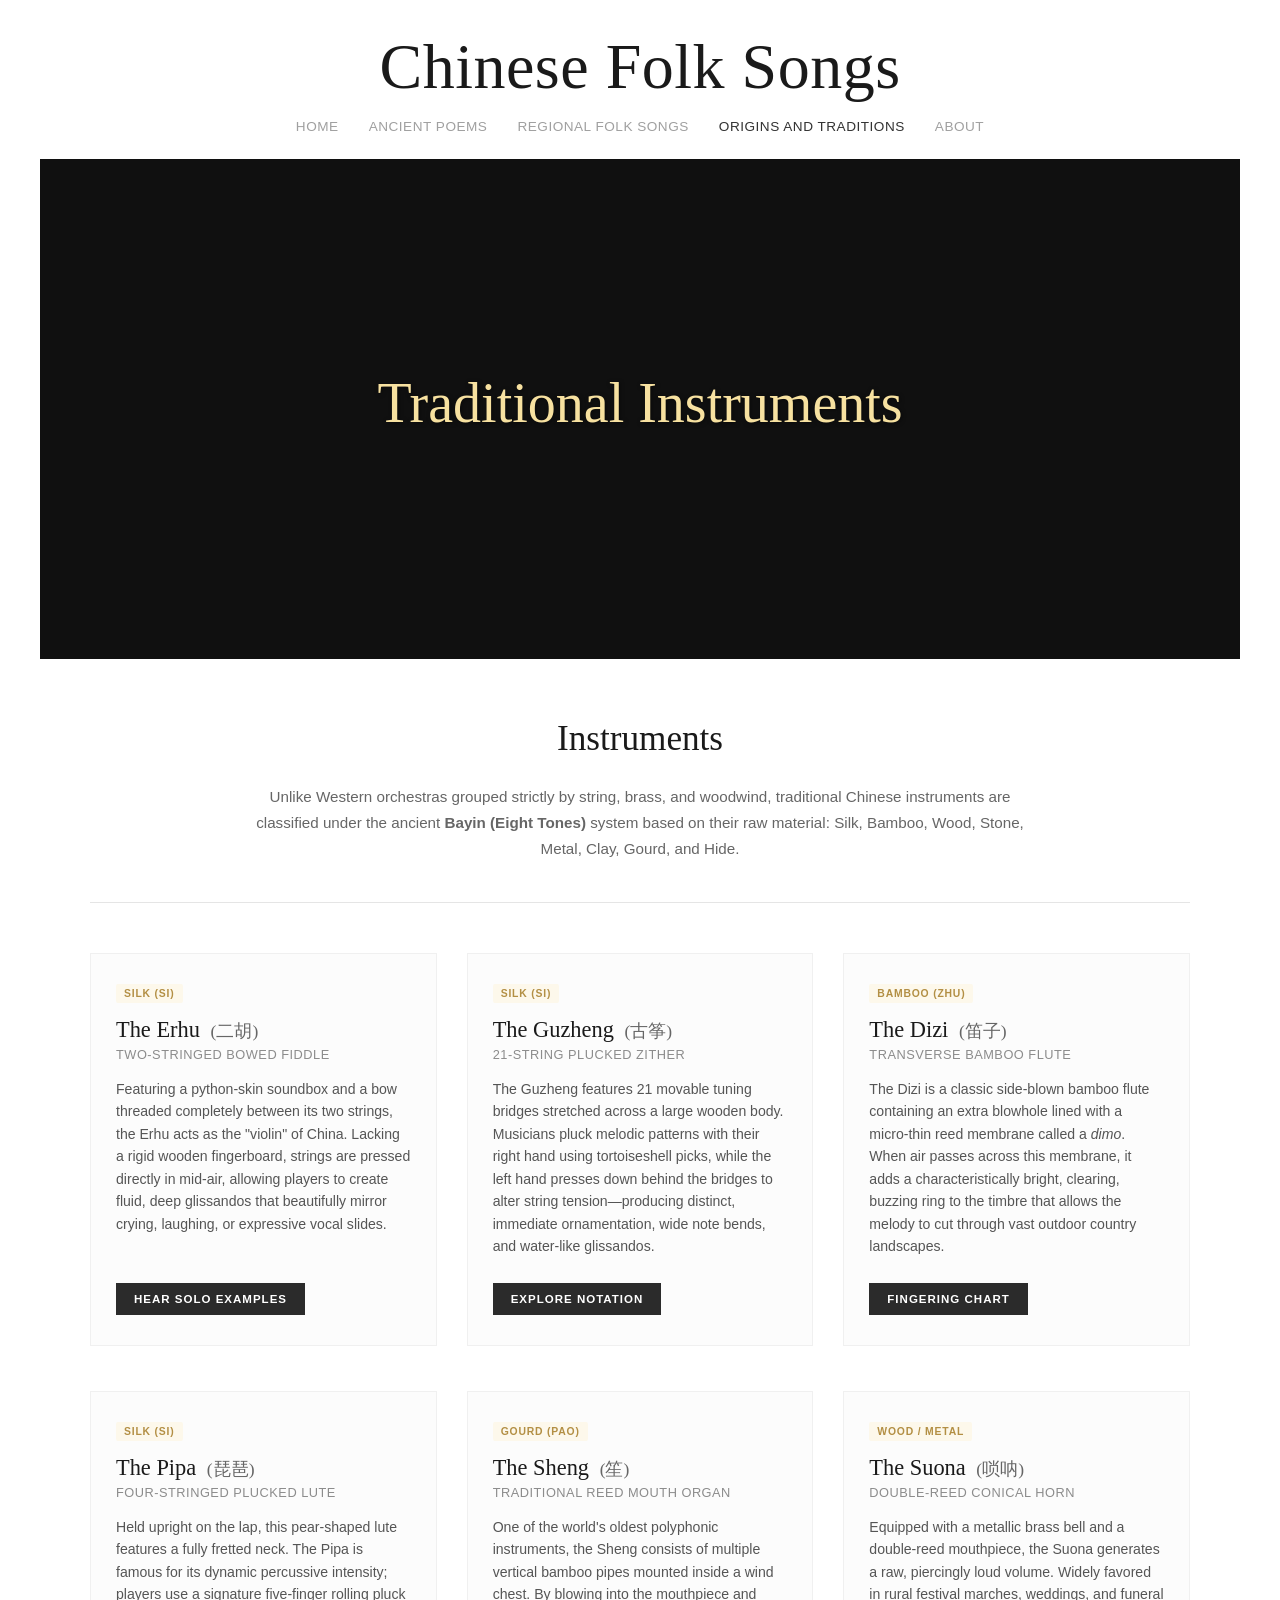
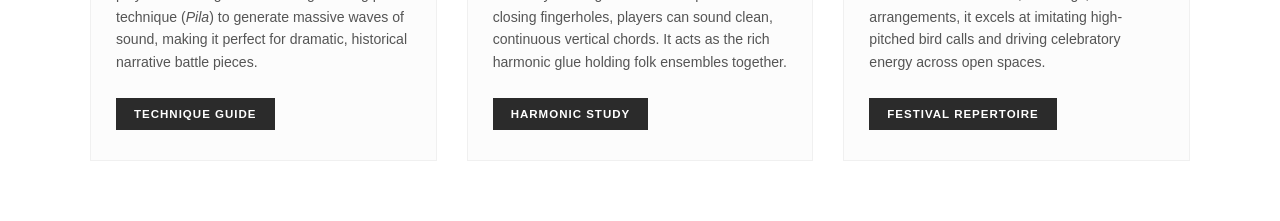
<file: traditional.html>
<!DOCTYPE html>
<html lang="en">

  <head>
    <meta charset="UTF-8">
    <title>Inst - ISP</title>
    <link rel="stylesheet" href="./style.css">

  </head>
    
  <body>
  <html lang="en">
<head>
    <meta charset="UTF-8">
    <meta name="viewport" content="width=device-width, initial-scale=1.0">
    <title>Chinese Folk Songs for Music Teachers</title>
    <link href="https://fonts.googleapis.com/css2?family=Playfair+Display:ital,wght=0,400..900;1,400..900&display=swap" rel="stylesheet">
    <link rel="stylesheet" href="stylet.css">
</head>
<body>

    <header class="main-header">
        <h1>Chinese Folk Songs</h1>
    </header>

    <nav class="navbar">
        <ul>
            <!-- 1. Removed active class from here -->
            <li><a href="#">HOME</a></li>

            <li class="dropdown">
                <a href="ancientpoems.html">ANCIENT POEMS</a>
                <ul class="dropdown-menu">
                    <li><a href="1.html">JÌNG YÈ SĪ (QUIET NIGHT THOUGHTS)</a></li>
                    <li><a href="2.html">FÙ DÉ GǓ YUÁN CǍO SÒNG BIÉ (FAREWELL ON AN ANCIENT PLAIN)</a></li>
                    <li><a href="3.html">XIANG SI (THINKING OF EACH OTHER)</a></li>
                </ul>
            </li>
         
            <li class="dropdown">
                <a href="folksongs.html">REGIONAL FOLK SONGS</a>
                <ul class="dropdown-menu">
                    <li><a href="4.html">MÒ LÌ HUĀ (JASMINE FLOWER)</a></li>
                    <li><a href="5.html">KĀNG DÌNG QÍNG GĒ (KANGDING LOVE SONG)</a></li>
                    <li><a href="6.html">WA HA HA (XINJIANG PROVINCE)</a></li>
                    <li><a href="7.html">ZAI NA YAO YUAN DE DI FANG (XINJIANG PROVINCE)</a></li>
                    <li><a href="8.html">YI MENG SHAN XIAO DIAO (YIMENG MOUNTAN)</a></li>
                </ul>
            </li>

            <!-- 2. Added active class right here to keep this section black -->
            <li class="dropdown active">
                <a href="origins.html">ORIGINS AND TRADITIONS</a>
                <ul class="dropdown-menu">
                    <li><a href="history.html">HISTORY & TIMELINE</a></li>
                    <li><a href="traditional.html">TRADITIONAL INSTRUMENTS</a></li>
                </ul>
            </li>

            <li><a href="about.html">ABOUT</a></li>
        </ul>
    </nav>


    <section class="hero-section">
        <div class="hero-overlay">
            <h2>Traditional Instruments</h2>
        </div>
    </section>

    <!-- Main Content Section -->
    <section class="page-content-section">
        <h2>Instruments</h2>
        <p>
            Unlike Western orchestras grouped strictly by string, brass, and woodwind, traditional Chinese instruments are classified under the ancient <strong>Bayin (Eight Tones)</strong> system based on their raw material: Silk, Bamboo, Wood, Stone, Metal, Clay, Gourd, and Hide. 
        </p>
        
        <hr class="section-divider">

        <!-- Refined 3-Column Instrument Grid -->
        <div class="instruments-grid-container">
            
            <!-- Instrument 1: Erhu -->
            <div class="instrument-card">
                <div class="category-tag">Silk (Si)</div>
                <h3>The Erhu <span>(二胡)</span></h3>
                <div class="sub-item-meta">Two-Stringed Bowed Fiddle</div>
                <p>
                    Featuring a python-skin soundbox and a bow threaded completely between its two strings, the Erhu acts as the "violin" of China. Lacking a rigid wooden fingerboard, strings are pressed directly in mid-air, allowing players to create fluid, deep glissandos that beautifully mirror crying, laughing, or expressive vocal slides.
                </p>
                <a href="#" class="btn-learn-more">HEAR SOLO EXAMPLES</a>
            </div>

            <!-- Instrument 2: Guzheng -->
            <div class="instrument-card">
                <div class="category-tag">Silk (Si)</div>
                <h3>The Guzheng <span>(古筝)</span></h3>
                <div class="sub-item-meta">21-String Plucked Zither</div>
                <p>
                    The Guzheng features 21 movable tuning bridges stretched across a large wooden body. Musicians pluck melodic patterns with their right hand using tortoiseshell picks, while the left hand presses down behind the bridges to alter string tension—producing distinct, immediate ornamentation, wide note bends, and water-like glissandos.
                </p>
                <a href="#" class="btn-learn-more">EXPLORE NOTATION</a>
            </div>

            <!-- Instrument 3: Dizi -->
            <div class="instrument-card">
                <div class="category-tag">Bamboo (Zhu)</div>
                <h3>The Dizi <span>(笛子)</span></h3>
                <div class="sub-item-meta">Transverse Bamboo Flute</div>
                <p>
                    The Dizi is a classic side-blown bamboo flute containing an extra blowhole lined with a micro-thin reed membrane called a <em>dimo</em>. When air passes across this membrane, it adds a characteristically bright, clearing, buzzing ring to the timbre that allows the melody to cut through vast outdoor country landscapes.
                </p>
                <a href="#" class="btn-learn-more">FINGERING CHART</a>
            </div>

            <!-- Instrument 4: Pipa -->
            <div class="instrument-card">
                <div class="category-tag">Silk (Si)</div>
                <h3>The Pipa <span>(琵琶)</span></h3>
                <div class="sub-item-meta">Four-Stringed Plucked Lute</div>
                <p>
                    Held upright on the lap, this pear-shaped lute features a fully fretted neck. The Pipa is famous for its dynamic percussive intensity; players use a signature five-finger rolling pluck technique (<em>Pila</em>) to generate massive waves of sound, making it perfect for dramatic, historical narrative battle pieces.
                </p>
                <a href="#" class="btn-learn-more">TECHNIQUE GUIDE</a>
            </div>

            <!-- Instrument 5: Sheng -->
            <div class="instrument-card">
                <div class="category-tag">Gourd (Pao)</div>
                <h3>The Sheng <span>(笙)</span></h3>
                <div class="sub-item-meta">Traditional Reed Mouth Organ</div>
                <p>
                    One of the world's oldest polyphonic instruments, the Sheng consists of multiple vertical bamboo pipes mounted inside a wind chest. By blowing into the mouthpiece and closing fingerholes, players can sound clean, continuous vertical chords. It acts as the rich harmonic glue holding folk ensembles together.
                </p>
                <a href="#" class="btn-learn-more">HARMONIC STUDY</a>
            </div>

            <!-- Instrument 6: Suona -->
            <div class="instrument-card">
                <div class="category-tag">Wood / Metal</div>
                <h3>The Suona <span>(唢呐)</span></h3>
                <div class="sub-item-meta">Double-Reed Conical Horn</div>
                <p>
                    Equipped with a metallic brass bell and a double-reed mouthpiece, the Suona generates a raw, piercingly loud volume. Widely favored in rural festival marches, weddings, and funeral arrangements, it excels at imitating high-pitched bird calls and driving celebratory energy across open spaces.
                </p>
                <a href="#" class="btn-learn-more">FESTIVAL REPERTOIRE</a>
            </div>

        </div>
    </section>

</body>
</html>
    
  </body>
  
</html>
</file>
<file: style.css>
/* Global Reset and Settings */
* {
    margin: 0;
    padding: 0;
    box-sizing: border-box;
}

body {
    font-family: 'Helvetica Neue', Helvetica, Arial, sans-serif;
    background-color: #ffffff;
    color: #333333;
    padding: 20px; /* Base outer frame padding */
    -webkit-font-smoothing: antialiased;
    -moz-osx-font-smoothing: grayscale;
}

/* Header Styles */
.main-header h1 {
    text-align: center;
    font-family: 'Georgia', serif; 
    font-size: 4rem;           
    font-weight: 400;          
    letter-spacing: 0.5px;
    color: #1a1a1a;            
}

/* Navigation Menu Styles */
.navbar {
    display: flex;
    justify-content: center;
    margin-bottom: 15px;
    position: relative;
    z-index: 10; 
}

.navbar ul {
    list-style: none;
    display: flex;
    gap: 30px;
}

.navbar a {
    text-decoration: none;
    font-size: 0.85rem;
    letter-spacing: 0.5px;
    color: #a0a0a0; 
    display: block;
    padding: 10px 0;
    transition: color 0.2s ease;
}

.navbar li.active > a,
.navbar a:hover {
    color: #333333; 
}

/* Dropdown Sub-menu Setup */
.dropdown {
    position: relative;
}

.dropdown .dropdown-menu {
    display: flex; 
    flex-direction: column;
    position: absolute;
    top: 100%;
    left: 50%;                     
    transform: translate(-50%, -10px); 
    background-color: rgba(255, 255, 255, 0.95); 
    border: 1px solid #dcdcdc;
    width: 260px;                  
    gap: 0; 
    
    visibility: hidden;            
    opacity: 0;                    
    transition: opacity 0.3s ease, transform 0.3s ease, visibility 0.3s;
}

.dropdown:hover .dropdown-menu {
    visibility: visible;           
    opacity: 1;                    
    transform: translate(-50%, 0); 
}

.dropdown-menu li {
    border-bottom: 1px solid #e5e5e5;
}

.dropdown-menu li:last-child {
    border-bottom: none;
}

.dropdown-menu a {
    color: #8c8c8c;
    font-size: 0.75rem;
    line-height: 1.3;
    padding: 12px 15px;
    text-align: left;
}

.dropdown-menu a:hover {
    background-color: #f9f9f9;
    color: #333333;
}

/* Hero Section Layout */
.hero-section {
    position: relative;
    width: 100%;
    max-width: 1200px;
    height: 500px;
    margin: 0 auto;
    background: #1a1a1a url('https://i.redd.it/rlrb2d1rll3b1.jpg') no-repeat center center/cover; 
    display: flex;
    align-items: center;
    justify-content: center;
}

.hero-overlay {
    position: absolute;
    top: 0;
    left: 0;
    width: 100%;
    height: 100%;
    background-color: rgba(0, 0, 0, 0.35); 
    display: flex;
    flex-direction: column;
    justify-content: center;
    align-items: center;
    text-align: center;
    color: #ffffff;
    padding: 0 20px;
}

.hero-overlay h2 {
    font-family: 'Georgia', serif; 
    font-size: 3rem;
    font-weight: 400;
    margin-bottom: 20px;
    text-shadow: 1px 1px 4px rgba(0, 0, 0, 0.6);
}

.subtitle {
    font-size: 1.25rem;
    font-weight: 300;
    margin-bottom: 40px;
    letter-spacing: 0.5px;
    text-shadow: 1px 1px 3px rgba(0, 0, 0, 0.6);
}

.cta-text {
    font-size: 1.05rem;
    font-weight: 600;
    letter-spacing: 0.3px;
    text-shadow: 1px 1px 3px rgba(0, 0, 0, 0.8);
}

/* Intro Section Layout */
.intro-section {
    width: 100%;
    max-width: 1200px; 
    margin: 50px auto; 
    padding: 0;        
}

.intro-container {
    display: flex;
    gap: 5px;           
    align-items: center; 
}

/* Image Column Alignment */
.intro-image-wrapper {
    flex: 0 0 40%;       
}

.intro-image {
    width: 50%;
    height: auto;
    display: block;      
    object-fit: cover;
}

/* Text Column Alignment */
.intro-text {
    flex: 1;             
}

.intro-text p {
    font-family: 'Helvetica Neue', Helvetica, Arial, sans-serif;
    font-size: 1.05rem;
    line-height: 1.65;
    color: #4a4a4a;
    margin-bottom: 24px;
}

.intro-text p:last-child {
    margin-bottom: 0;
}

.intro-text em {
    font-style: italic;
}

.intro-text a {
    color: #4682B4; 
    text-decoration: none;
    font-weight: 500;
}

.intro-text a:hover {
    text-decoration: underline;
}

/* Categories Section Layout (Brought closer together and centered) */
.categories-section {
    width: 100%;
    max-width: 800px; /* Narrowed layout container pulls the cards tighter to the center */
    margin: 80px auto 40px auto; 
    padding: 40px 0 0 0;
    border-top: 1px solid #e5e5e5; 
}

.categories-container {
    display: grid;
    grid-template-columns: repeat(3, 1fr); 
    gap: 30px; /* Reduced gutter spacing brings columns closer horizontally */
    justify-content: center;               
}

/* Individual Card Styling */
.category-card {
    display: flex;
    flex-direction: column;
    align-items: center; 
    text-align: center;
}

/* Image Uniformity Settings */
.category-image-wrapper {
    width: 100%;
    height: 140px; 
    margin-bottom: 25px;
    display: flex;
    justify-content: center;
    align-items: center;
    overflow: hidden;
}

.category-image {
    max-width: 100%;
    max-height: 100%;
    object-fit: contain; 
}

/* Text Layering typography */
.category-card h3 {
    font-family: 'Georgia', serif;
    font-size: 1.65rem;
    font-weight: 400;
    color: #1a1a1a;
    margin-bottom: 15px;
    line-height: 1.2;
}

.category-card p {
    font-family: 'Helvetica Neue', Helvetica, Arial, sans-serif;
    font-size: 0.95rem;
    line-height: 1.5;
    color: #555555;
    margin-bottom: 30px;
    flex-grow: 1; 
}

/* Dark Accent Button Links */
.btn-learn-more {
    display: inline-block;
    background-color: #2b2b2b;
    color: #ffffff;
    text-decoration: none;
    font-family: 'Helvetica Neue', Helvetica, Arial, sans-serif;
    font-size: 0.75rem;
    font-weight: 600;
    letter-spacing: 1px;
    padding: 12px 24px;
    transition: background-color 0.2s ease;
}

.btn-learn-more:hover {
    background-color: #444444; 
}

/* Responsive UI Adjustment Layer */
@media (max-width: 768px) {
    .intro-section {
        padding: 0 20px; 
    }
    
    .intro-container {
        flex-direction: column; 
        gap: 3px;
    }
    
    .intro-image-wrapper {
        flex: 0 0 100%;
    }

    .categories-section {
        padding: 40px 20px 0 20px; 
    }

    .categories-container {
        grid-template-columns: 1fr; /* Stacks vertically on smaller mobile displays */
        gap: 50px;
    }
}
</file>
<file: style2.css>
/* ==========================================
   GLOBAL RESET & BASE LAYOUT SETTINGS
   ========================================== */
* {
    margin: 0;
    padding: 0;
    box-sizing: border-box;
}

body {
    font-family: 'Helvetica Neue', Helvetica, Arial, sans-serif;
    background-color: #ffffff;
    color: #333333;
    padding: 20px;
    -webkit-font-smoothing: antialiased;
    -moz-osx-font-smoothing: grayscale;
}

/* Main Top Header */
.main-header h1 {
    text-align: center;
    font-family: 'Georgia', serif; 
    font-size: 4rem;           
    font-weight: 400;          
    letter-spacing: 0.5px;
    color: #1a1a1a;            
}

/* ==========================================
   NAVIGATION BAR & DROPDOWN ALIGNMENT
   ========================================== */
.navbar {
    display: flex;
    justify-content: center;
    margin-bottom: 15px;
    position: relative;
    z-index: 100;
}

.navbar ul {
    list-style: none;
    display: flex;
    gap: 30px;
}

.navbar a {
    text-decoration: none;
    font-size: 0.85rem;
    letter-spacing: 0.5px;
    color: #a0a0a0; 
    display: block;
    padding: 10px 0;
    transition: color 0.2s ease;
}

.navbar li.active > a,
.navbar a:hover {
    color: #333333; 
}

/* Dropdown Menu System Configuration */
.dropdown {
    position: relative;
}

.dropdown .dropdown-menu {
    display: flex; 
    flex-direction: column;
    position: absolute;
    top: 100%;
    left: 50%;                     
    transform: translate(-50%, -10px); 
    background-color: rgba(255, 255, 255, 0.98); 
    border: 1px solid #dcdcdc;
    width: 280px;                  
    gap: 0; 
    padding: 0;
    
    visibility: hidden;            
    opacity: 0;                    
    transition: opacity 0.3s ease, transform 0.3s ease, visibility 0.3s;
    box-shadow: 0px 4px 10px rgba(0,0,0,0.05);
}

.dropdown:hover .dropdown-menu {
    visibility: visible;           
    opacity: 1;                    
    transform: translate(-50%, 0); 
}

.dropdown-menu li {
    border-bottom: 1px solid #e5e5e5;
    width: 100%;
}

.dropdown-menu li:last-child {
    border-bottom: none;
}

.dropdown-menu a {
    color: #8c8c8c;
    font-size: 0.75rem;
    line-height: 1.3;
    padding: 12px 15px;
    text-align: left;
    display: block;
}

.dropdown-menu a:hover {
    background-color: #f9f9f9;
    color: #333333;
}

/* ==========================================
   PAGE STRUCTURAL TYPOGRAPHY
   ========================================== */
.section-divider {
    width: 100%;
    border: none;
    border-top: 1px solid #e5e5e5;
    margin: 40px 0;
}

/* ==========================================
   POEM WORKSPACE STRUCTURING
   ========================================== */
.poem-wrapper {
    width: 100%;
    max-width: 960px;
    margin: 50px auto;
    padding: 0 20px;
}

/* Top Biography Grid */
.poem-profile-grid {
    display: grid;
    grid-template-columns: 35% 60%;
    gap: 5%;
    align-items: start;
    margin-bottom: 40px;
}

.profile-image-frame {
    border: 1px solid #e5e5e5;
    padding: 5px;
    background-color: #ffffff;
}

.poem-art-img {
    width: 100%;
    height: auto;
    display: block;
    object-fit: cover;
}

.profile-bio-text {
    text-align: left;
}

.profile-bio-text h2 {
    font-family: 'Georgia', serif;
    font-size: 2.5rem;
    font-weight: 400;
    color: #1a1a1a;
    margin-bottom: 5px;
}

.poet-author {
    font-family: 'Georgia', serif;
    font-style: italic;
    font-size: 1.2rem;
    color: #555555;
    margin-bottom: 25px;
}

.bio-narrative {
    font-size: 0.95rem;
    line-height: 1.65;
    color: #4a4a4a;
}

/* ==========================================
   COMPACT MUSICAL ANALYSIS MATRIX STYLING
   ========================================== */
.quick-analysis-section {
    text-align: left;
    margin: 10px 0;
}

.quick-analysis-section h3 {
    font-family: 'Georgia', serif;
    font-size: 1.5rem;
    font-weight: 400;
    color: #1a1a1a;
    margin-bottom: 20px;
}

.analysis-compact-grid {
    display: grid;
    grid-template-columns: repeat(3, 1fr);
    gap: 20px;
}

.analysis-pill {
    background-color: #fafafa;
    border: 1px solid #eaeaea;
    border-left: 3px solid #333333;
    padding: 15px 18px;
    font-size: 0.88rem;
    line-height: 1.5;
    color: #555555;
}

.analysis-pill strong {
    color: #1a1a1a;
    display: block;
    font-family: 'Georgia', serif;
    font-size: 0.95rem;
    margin-bottom: 6px;
}

/* ==========================================
   FIXED POEM DATA MATRIX (CSS GRID ROW PAIRING)
   ========================================== */
.translation-matrix-grid {
    display: grid;
    grid-template-columns: 30% 70%; 
    gap: 0;
    margin-top: 30px;
    text-align: left;
    align-items: start; 
}

.matrix-label-item {
    padding: 20px 0;
}

.matrix-label-item h3 {
    font-family: 'Georgia', serif;
    font-size: 1.4rem;
    font-weight: 400;
    color: #1a1a1a;
    line-height: 1.2;
}

.matrix-content-block {
    padding: 20px 0;
    font-size: 1.05rem;
    line-height: 1.6;
    color: #333333;
}

/* Custom Text and Type Adjustments */
.pinyin-block p {
    font-family: 'Georgia', serif;
    font-style: italic;
}

.english-block h4,
.chinese-block h4 {
    font-family: 'Georgia', serif;
    font-size: 1.1rem;
    font-weight: bold;
    margin-bottom: 8px;
    color: #1a1a1a;
}

.chinese-block p {
    font-family: "PingFang SC", "Hiragino Sans GB", "Microsoft YaHei", serif;
    letter-spacing: 1px;
}

/* Printable PDF attachment styling */
.pdf-link-element {
    color: #0066cc;
    text-decoration: none;
    font-size: 0.95rem;
    display: inline-flex;
    align-items: center;
    gap: 8px;
}

.pdf-link-element:hover {
    text-decoration: underline;
}

/* ==========================================
   RESPONSIVE UI CONFIGURATIONS
   ========================================== */
@media (max-width: 768px) {
    .main-header h1 {
        font-size: 2.8rem;
    }

    .poem-profile-grid {
        grid-template-columns: 1fr;
        gap: 30px;
    }

    .analysis-compact-grid {
        grid-template-columns: 1fr;
        gap: 15px;
    }
    
    .translation-matrix-grid {
        grid-template-columns: 1fr; 
    }
    
    .matrix-label-item {
        padding: 15px 0 0 0;
        border-bottom: 1px solid #eeeeee;
    }
    
    .matrix-content-block {
        padding: 5px 0 15px 0;
    }
}
/* ==========================================
   AUDIO PLAYER LAYOUT ADJUSTMENTS
   ========================================== */
.audio-block {
    padding: 20px 0;
    display: flex;
    align-items: center;
}

.custom-audio-player {
    width: 100%;
    max-width: 500px; /* Limits the player width to match modern, sleek web elements */
    height: 40px;
    outline: none;
}

/* Ensure borders match nicely on small screen viewports */
@media (max-width: 768px) {
    .audio-block {
        padding: 10px 0 20px 0;
    }
}
</file>
<file: aboutstyle.css>
/* ==========================================
   GLOBAL RESET & BASE LAYOUT SETTINGS
   ========================================== */
* {
    margin: 0;
    padding: 0;
    box-sizing: border-box;
}

body {
    font-family: 'Helvetica Neue', Helvetica, Arial, sans-serif;
    background-color: #ffffff;
    color: #333333;
    padding: 20px;
    -webkit-font-smoothing: antialiased;
    -moz-osx-font-smoothing: grayscale;
}

/* Main Top Header */
.main-header h1 {
    text-align: center;
    font-family: 'Georgia', serif; 
    font-size: 4rem;           
    font-weight: 400;          
    letter-spacing: 0.5px;
    color: #1a1a1a;            
}

/* ==========================================
   NAVIGATION BAR & DROPDOWN ALIGNMENT
   ========================================== */
.navbar {
    display: flex;
    justify-content: center;
    margin-bottom: 15px;
    position: relative;
    z-index: 100; /* Assures dropdown stays on top layer over contents */
}

.navbar ul {
    list-style: none;
    display: flex;
    gap: 30px;
}

.navbar a {
    text-decoration: none;
    font-size: 0.85rem;
    letter-spacing: 0.5px;
    color: #a0a0a0; 
    display: block;
    padding: 10px 0;
    transition: color 0.2s ease;
}

.navbar li.active > a,
.navbar a:hover {
    color: #333333; 
}

/* Dropdown Menu System Configuration */
.dropdown {
    position: relative;
}

.dropdown .dropdown-menu {
    display: flex; 
    flex-direction: column;
    position: absolute;
    top: 100%;
    left: 50%;                     
    transform: translate(-50%, -10px); 
    background-color: rgba(255, 255, 255, 0.98); 
    border: 1px solid #dcdcdc;
    width: 280px;                  
    gap: 0; 
    padding: 0;
    
    visibility: hidden;            
    opacity: 0;                    
    transition: opacity 0.3s ease, transform 0.3s ease, visibility 0.3s;
    box-shadow: 0px 4px 10px rgba(0,0,0,0.05);
}

.dropdown:hover .dropdown-menu {
    visibility: visible;           
    opacity: 1;                    
    transform: translate(-50%, 0); 
}

.dropdown-menu li {
    border-bottom: 1px solid #e5e5e5;
    width: 100%;
}

.dropdown-menu li:last-child {
    border-bottom: none;
}

.dropdown-menu a {
    color: #8c8c8c;
    font-size: 0.75rem;
    line-height: 1.3;
    padding: 12px 15px;
    text-align: left;
    display: block;
}

.dropdown-menu a:hover {
    background-color: #f9f9f9;
    color: #333333;
}

/* ==========================================
   PAGE STRUCTURAL TYPOGRAPHY
   ========================================== */
.page-content-section {
    width: 100%;
    max-width: 850px; /* Snug layout bounds tracking original screenshot styles */
    margin: 60px auto 40px auto;
    text-align: center;
}

.page-content-section h2 {
    font-family: 'Georgia', serif;
    font-size: 2.5rem;
    font-weight: 400;
    color: #1a1a1a;
    margin-bottom: 25px;
}

.page-content-section p {
    font-size: 0.95rem;
    line-height: 1.7;
    color: #666666;
    margin-bottom: 30px;
}

.section-divider {
    width: 100%;
    border: none;
    border-top: 1px solid #e5e5e5;
    margin: 40px 0;
}

/* ==========================================
   ABOUT PAGE CONTENT CARD STYLING
   ========================================== */
.about-grid-section h3,
.qa-grid-section h3 {
    font-family: 'Georgia', serif;
    font-size: 1.8rem;
    font-weight: 400;
    color: #1a1a1a;
    margin-bottom: 30px;
    text-align: left;
}

/* 3-Column Themes Layout Layer */
.theme-card-layout {
    display: grid;
    grid-template-columns: repeat(3, 1fr);
    gap: 25px;
    text-align: left;
}

.theme-block-card {
    background-color: #fafdff;
    border: 1px solid #eef2f5;
    border-top: 3px solid #2b2b2b;
    padding: 20px;
}

.theme-block-card h4 {
    font-family: 'Georgia', serif;
    font-size: 1.15rem;
    font-weight: 600;
    margin-bottom: 12px;
    color: #2b2b2b;
}

.theme-block-card p {
    font-size: 0.88rem;
    line-height: 1.6;
    color: #555555;
    margin-bottom: 0;
}

/* QA Blocks Text Arrangement Layout */
.qa-block-frame {
    margin-bottom: 35px;
    text-align: left;
}

.qa-block-frame h4 {
    font-size: 1.1rem;
    font-weight: 600;
    color: #1a1a1a;
    margin-bottom: 12px;
    line-height: 1.4;
    border-left: 3px solid #2b2b2b;
    padding-left: 12px;
}

.qa-block-frame p {
    font-size: 0.92rem;
    line-height: 1.65;
    color: #4a4a4a;
    margin-bottom: 12px;
    text-align: justify;
}

/* ==========================================
   TAKEAWAY AUDIENCE SUMMARY BOX
   ========================================== */
.summary-box {
    background-color: #2b2b2b;
    color: #ffffff;
    padding: 35px;
    margin: 60px 0 20px 0;
    text-align: left;
}

.summary-box h3 {
    font-family: 'Georgia', serif;
    font-size: 1.45rem;
    font-weight: 400;
    margin-bottom: 20px;
    color: #f7e1a0; /* Smooth gold highlighting */
    letter-spacing: 0.5px;
}

.summary-box ul {
    list-style-type: none;
}

.summary-box li {
    font-size: 0.92rem;
    line-height: 1.6;
    margin-bottom: 14px;
    position: relative;
    padding-left: 20px;
}

.summary-box li:last-child {
    margin-bottom: 0;
}

.summary-box li::before {
    content: "■";
    position: absolute;
    left: 0;
    color: #f7e1a0;
    font-size: 0.75rem;
    top: 2px;
}

/* ==========================================
   RESPONSIVE UI CONFIGURATIONS
   ========================================== */
@media (max-width: 900px) {
    .theme-card-layout {
        grid-template-columns: 1fr;
        gap: 20px;
    }
}

@media (max-width: 768px) {
    .main-header h1 {
        font-size: 2.8rem;
    }

    .page-content-section h2 {
        font-size: 2rem;
    }
}
</file>
<file: stylepoems.css>
/* Global Reset and Settings */
* {
    margin: 0;
    padding: 0;
    box-sizing: border-box;
}

body {
    font-family: 'Helvetica Neue', Helvetica, Arial, sans-serif;
    background-color: #ffffff;
    color: #333333;
    padding: 20px; /* Base outer frame padding */
    -webkit-font-smoothing: antialiased;
    -moz-osx-font-smoothing: grayscale;
}

/* Header Styles */
.main-header h1 {
    text-align: center;
    font-family: 'Georgia', serif; 
    font-size: 4rem;           
    font-weight: 400;          
    letter-spacing: 0.5px;
    color: #1a1a1a;            
}

/* Navigation Menu Styles */
.navbar {
    display: flex;
    justify-content: center;
    margin-bottom: 15px;
    position: relative;
    z-index: 10; 
}

.navbar ul {
    list-style: none;
    display: flex;
    gap: 30px;
}

.navbar a {
    text-decoration: none;
    font-size: 0.85rem;
    letter-spacing: 0.5px;
    color: #a0a0a0; 
    display: block;
    padding: 10px 0;
    transition: color 0.2s ease;
}

.navbar li.active > a,
.navbar a:hover {
    color: #333333; 
}

/* Dropdown Sub-menu Setup */
.dropdown {
    position: relative;
}

.dropdown .dropdown-menu {
    display: flex; 
    flex-direction: column;
    position: absolute;
    top: 100%;
    left: 50%;                     
    transform: translate(-50%, -10px); 
    background-color: rgba(255, 255, 255, 0.95); 
    border: 1px solid #dcdcdc;
    width: 260px;                  
    gap: 0; 
    
    visibility: hidden;            
    opacity: 0;                    
    transition: opacity 0.3s ease, transform 0.3s ease, visibility 0.3s;
}

.dropdown:hover .dropdown-menu {
    visibility: visible;           
    opacity: 1;                    
    transform: translate(-50%, 0); 
}

.dropdown-menu li {
    border-bottom: 1px solid #e5e5e5;
}

.dropdown-menu li:last-child {
    border-bottom: none;
}

.dropdown-menu a {
    color: #8c8c8c;
    font-size: 0.75rem;
    line-height: 1.3;
    padding: 12px 15px;
    text-align: left;
}

.dropdown-menu a:hover {
    background-color: #f9f9f9;
    color: #333333;
}

/* Hero Section Layout (Identical dimensions as Home Page) */
.hero-section {
    position: relative;
    width: 100%;
    max-width: 1200px;
    height: 500px; /* Kept exactly the same height as home page banner */
    margin: 0 auto;
    background: #1a1a1a url('https://i.redd.it/rlrb2d1rll3b1.jpg') no-repeat center center/cover; 
    display: flex;
    align-items: center;
    justify-content: center;
}

.hero-overlay {
    position: absolute;
    top: 0;
    left: 0;
    width: 100%;
    height: 100%;
    background-color: rgba(0, 0, 0, 0.25); /* Adjusted blend opacity slightly for readability */
    display: flex;
    flex-direction: column;
    justify-content: center;
    align-items: center;
    text-align: center;
    color: #ffffff;
    padding: 0 20px;
}

.hero-overlay h2 {
    font-family: 'Georgia', serif; 
    font-size: 3.5rem; /* Large elegant presentation font size */
    font-weight: 400;
    margin-bottom: 20px;
    color: #f7e1a0; /* Soft gold accent tone matching your reference screenshot */
    text-shadow: 1px 1px 4px rgba(0, 0, 0, 0.4);
}

.subtitle {
    font-size: 1.15rem;
    font-weight: 300;
    margin-bottom: 0;
    letter-spacing: 0.5px;
    color: #ffffff;
    text-shadow: 1px 1px 3px rgba(0, 0, 0, 0.5);
}

/* Page Intro/Content Section styling */
.page-content-section {
    width: 100%;
    max-width: 800px; /* Matches the tighter alignment format you preferred */
    margin: 60px auto 40px auto;
    text-align: center;
}

.page-content-section h2 {
    font-family: 'Georgia', serif;
    font-size: 2.2rem;
    font-weight: 400;
    color: #1a1a1a;
    margin-bottom: 25px;
}

.page-content-section p {
    font-family: 'Helvetica Neue', Helvetica, Arial, sans-serif;
    font-size: 0.95rem;
    line-height: 1.7;
    color: #666666;
    margin-bottom: 40px;
    padding: 0 10px;
}

.section-divider {
    width: 100%;
    border: none;
    border-top: 1px solid #e5e5e5;
    margin-bottom: 50px;
}

/* Sub-Page Content Columns Layout */
.sub-items-container {
    display: grid;
    grid-template-columns: repeat(2, 1fr); /* Two parallel columns layout structure */
    gap: 60px; /* Generates wide horizontal gutter spacing */
    text-align: left;
}

.sub-item-card {
    display: flex;
    flex-direction: column;
    align-items: flex-start;
}

.sub-item-card h3 {
    font-family: 'Georgia', serif;
    font-size: 1.5rem;
    font-weight: 400;
    color: #1a1a1a;
    margin-bottom: 4px;
}

.sub-item-card h3 span {
    font-weight: normal;
    font-size: 1.1rem;
    color: #555555;
}

.sub-item-meta {
    font-family: 'Helvetica Neue', Helvetica, Arial, sans-serif;
    font-size: 0.9rem;
    color: #666666;
    margin-bottom: 20px;
}

.sub-item-card p {
    font-family: 'Helvetica Neue', Helvetica, Arial, sans-serif;
    font-size: 0.9rem;
    line-height: 1.6;
    color: #555555;
    margin-bottom: 25px;
    flex-grow: 1; /* Aligns secondary baseline learning triggers */
}

/* Dark Accent Button Links */
.btn-learn-more {
    display: inline-block;
    background-color: #2b2b2b;
    color: #ffffff;
    text-decoration: none;
    font-family: 'Helvetica Neue', Helvetica, Arial, sans-serif;
    font-size: 0.75rem;
    font-weight: 600;
    letter-spacing: 1px;
    padding: 10px 20px;
    transition: background-color 0.2s ease;
}

.btn-learn-more:hover {
    background-color: #444444; 
}

/* Responsive UI Adjustment Layer */
@media (max-width: 768px) {
    .main-header h1 {
        font-size: 2.8rem;
    }

    .hero-section {
        height: 400px; /* Scales down gently for compact device displays */
    }

    .hero-overlay h2 {
        font-size: 2.3rem;
    }

    .page-content-section {
        padding: 0 20px;
    }

    .page-content-section h2 {
        font-size: 1.8rem;
    }

    .sub-items-container {
    display: grid;
    grid-template-columns: repeat(3, 1fr); /* Changed from repeat(2, 1fr) to fit all 3 side-by-side */
    gap: 40px; /* Snugs them up neatly next to each other */
    text-align: left;
}
</file>
<file: stylefolk.css>
/* ==========================================
   GLOBAL RESET & COMMON BASE STYLES 
   ========================================== */
* {
    margin: 0;
    padding: 0;
    box-sizing: border-box;
}

body {
    font-family: 'Helvetica Neue', Helvetica, Arial, sans-serif;
    background-color: #ffffff;
    color: #333333;
    padding: 20px; /* Base outer frame padding */
    -webkit-font-smoothing: antialiased;
    -moz-osx-font-smoothing: grayscale;
}

/* Header Styles */
.main-header h1 {
    text-align: center;
    font-family: 'Georgia', serif; 
    font-size: 4rem;           
    font-weight: 400;          
    letter-spacing: 0.5px;
    color: #1a1a1a;            
}

/* Navigation Menu Styles */
.navbar {
    display: flex;
    justify-content: center;
    margin-bottom: 15px;
    position: relative;
    z-index: 10; 
}

.navbar ul {
    list-style: none;
    display: flex;
    gap: 30px;
}

.navbar a {
    text-decoration: none;
    font-size: 0.85rem;
    letter-spacing: 0.5px;
    color: #a0a0a0; 
    display: block;
    padding: 10px 0;
    transition: color 0.2s ease;
}

.navbar li.active > a,
.navbar a:hover {
    color: #333333; 
}

/* Dropdown Sub-menu Setup */
.dropdown {
    position: relative;
}

.dropdown .dropdown-menu {
    display: flex; 
    flex-direction: column;
    position: absolute;
    top: 100%;
    left: 50%;                     
    transform: translate(-50%, -10px); 
    background-color: rgba(255, 255, 255, 0.95); 
    border: 1px solid #dcdcdc;
    width: 260px;                  
    gap: 0; 
    
    visibility: hidden;            
    opacity: 0;                    
    transition: opacity 0.3s ease, transform 0.3s ease, visibility 0.3s;
}

.dropdown:hover .dropdown-menu {
    visibility: visible;           
    opacity: 1;                    
    transform: translate(-50%, 0); 
}

.dropdown-menu li {
    border-bottom: 1px solid #e5e5e5;
}

.dropdown-menu li:last-child {
    border-bottom: none;
}

.dropdown-menu a {
    color: #8c8c8c;
    font-size: 0.75rem;
    line-height: 1.3;
    padding: 12px 15px;
    text-align: left;
}

.dropdown-menu a:hover {
    background-color: #f9f9f9;
    color: #333333;
}

/* ==========================================
   HERO BANNER LAYOUT (Same Sizing as Home)
   ========================================== */
.hero-section {
    position: relative;
    width: 100%;
    max-width: 1200px;
    height: 500px; /* Keeps identical size across sub-pages */
    margin: 0 auto;
    background: #1a1a1a url('https://i.redd.it/rlrb2d1rll3b1.jpg') no-repeat center center/cover; 
    display: flex;
    align-items: center;
    justify-content: center;
}

.hero-overlay {
    position: absolute;
    top: 0;
    left: 0;
    width: 100%;
    height: 100%;
    background-color: rgba(0, 0, 0, 0.25); 
    display: flex;
    flex-direction: column;
    justify-content: center;
    align-items: center;
    text-align: center;
    color: #ffffff;
    padding: 0 20px;
}

.hero-overlay h2 {
    font-family: 'Georgia', serif; 
    font-size: 3.5rem;
    font-weight: 400;
    margin-bottom: 20px;
    color: #f7e1a0; /* Soft gold accent styling */
    text-shadow: 1px 1px 4px rgba(0, 0, 0, 0.4);
}

.subtitle {
    font-size: 1.15rem;
    font-weight: 300;
    margin-bottom: 0;
    letter-spacing: 0.5px;
    color: #ffffff;
    text-shadow: 1px 1px 3px rgba(0, 0, 0, 0.5);
}

/* ==========================================
   MAIN CONTENT & INTRO BLOCK
   ========================================== */
.page-content-section {
    width: 100%;
    max-width: 850px; /* Centered narrow container for layout tightness */
    margin: 60px auto 40px auto;
    text-align: center;
}

.page-content-section h2 {
    font-family: 'Georgia', serif;
    font-size: 2.2rem;
    font-weight: 400;
    color: #1a1a1a;
    margin-bottom: 25px;
}

.page-content-section p {
    font-family: 'Helvetica Neue', Helvetica, Arial, sans-serif;
    font-size: 0.95rem;
    line-height: 1.7;
    color: #666666;
    margin-bottom: 40px;
    padding: 0 10px;
}

.section-divider {
    width: 100%;
    border: none;
    border-top: 1px solid #e5e5e5;
    margin-bottom: 50px;
}

/* ==========================================
   SONG TRACK GRID LAYOUT (Centered & Tighter)
   ========================================== */
.sub-items-container {
    display: grid;
    grid-template-columns: repeat(3, 1fr); /* 3 clean equal-width tracks */
    gap: 40px 30px; /* Tight visual footprint margins */
    text-align: left;
}

.sub-item-card {
    display: flex;
    flex-direction: column;
    align-items: flex-start;
}

.sub-item-card h3 {
    font-family: 'Georgia', serif;
    font-size: 1.45rem;
    font-weight: 400;
    color: #1a1a1a;
    margin-bottom: 4px;
    line-height: 1.2;
}

.sub-item-card h3 span {
    font-weight: normal;
    font-size: 1.05rem;
    color: #555555;
    display: inline-block;
}

.sub-item-meta {
    font-family: 'Helvetica Neue', Helvetica, Arial, sans-serif;
    font-size: 0.85rem;
    font-weight: 500;
    color: #8c8c8c;
    margin-bottom: 16px;
    text-transform: uppercase;
    letter-spacing: 0.3px;
}

.sub-item-card p {
    font-family: 'Helvetica Neue', Helvetica, Arial, sans-serif;
    font-size: 0.9rem;
    line-height: 1.6;
    color: #555555;
    margin-bottom: 25px;
    text-align: left;
    padding: 0;
    flex-grow: 1; /* Automatically aligns buttons flush horizontally */
}

/* Dark Accent Button Links */
.btn-learn-more {
    display: inline-block;
    background-color: #2b2b2b;
    color: #ffffff;
    text-decoration: none;
    font-family: 'Helvetica Neue', Helvetica, Arial, sans-serif;
    font-size: 0.75rem;
    font-weight: 600;
    letter-spacing: 1px;
    padding: 10px 20px;
    transition: background-color 0.2s ease;
}

.btn-learn-more:hover {
    background-color: #444444; 
}

/* ==========================================
   RESPONSIVE UI ADJUSTMENT LAYER
   ========================================== */
@media (max-width: 900px) {
    .sub-items-container {
        grid-template-columns: repeat(2, 1fr); /* 2x2 style wrap layout on smaller screens */
    }
}

@media (max-width: 768px) {
    .main-header h1 {
        font-size: 2.8rem;
    }

    .hero-section {
        height: 400px; /* Scales down layout footprint gracefully on mobile devices */
    }

    .hero-overlay h2 {
        font-size: 2.3rem;
    }

    .page-content-section {
        padding: 0 20px;
    }

    .page-content-section h2 {
        font-size: 1.8rem;
    }

    .sub-items-container {
        grid-template-columns: 1fr; /* Pure linear stack layout tracking for easy reading views */
        gap: 45px;
    }
}
</file>
<file: styleh.css>
/* Global Reset and Settings */
* {
    margin: 0;
    padding: 0;
    box-sizing: border-box;
}

body {
    font-family: 'Helvetica Neue', Helvetica, Arial, sans-serif;
    background-color: #ffffff;
    color: #333333;
    padding: 20px; /* Base outer frame padding */
    -webkit-font-smoothing: antialiased;
    -moz-osx-font-smoothing: grayscale;
}

/* Header Styles */
.main-header h1 {
    text-align: center;
    font-family: 'Georgia', serif; 
    font-size: 4rem;           
    font-weight: 400;          
    letter-spacing: 0.5px;
    color: #1a1a1a;            
}

/* Navigation Menu Styles */
.navbar {
    display: flex;
    justify-content: center;
    margin-bottom: 15px;
    position: relative;
    z-index: 10; 
}

.navbar ul {
    list-style: none;
    display: flex;
    gap: 30px;
}

.navbar a {
    text-decoration: none;
    font-size: 0.85rem;
    letter-spacing: 0.5px;
    color: #a0a0a0; 
    display: block;
    padding: 10px 0;
    transition: color 0.2s ease;
}

.navbar li.active > a,
.navbar a:hover {
    color: #333333; 
}

/* Dropdown Sub-menu Setup */
.dropdown {
    position: relative;
}

.dropdown .dropdown-menu {
    display: flex; 
    flex-direction: column;
    position: absolute;
    top: 100%;
    left: 50%;                     
    transform: translate(-50%, -10px); 
    background-color: rgba(255, 255, 255, 0.95); 
    border: 1px solid #dcdcdc;
    width: 260px;                  
    gap: 0; 
    
    visibility: hidden;            
    opacity: 0;                    
    transition: opacity 0.3s ease, transform 0.3s ease, visibility 0.3s;
}

.dropdown:hover .dropdown-menu {
    visibility: visible;           
    opacity: 1;                    
    transform: translate(-50%, 0); 
}

.dropdown-menu li {
    border-bottom: 1px solid #e5e5e5;
}

.dropdown-menu li:last-child {
    border-bottom: none;
}

.dropdown-menu a {
    color: #8c8c8c;
    font-size: 0.75rem;
    line-height: 1.3;
    padding: 12px 15px;
    text-align: left;
}

.dropdown-menu a:hover {
    background-color: #f9f9f9;
    color: #333333;
}

/* Hero Section Layout */
.hero-section {
    position: relative;
    width: 100%;
    max-width: 1200px;
    height: 500px;
    margin: 0 auto;
    background: #1a1a1a url('https://i.redd.it/rlrb2d1rll3b1.jpg') no-repeat center center/cover; 
    display: flex;
    align-items: center;
    justify-content: center;
}

.hero-overlay {
    position: absolute;
    top: 0;
    left: 0;
    width: 100%;
    height: 100%;
    background-color: rgba(0, 0, 0, 0.35); 
    display: flex;
    flex-direction: column;
    justify-content: center;
    align-items: center;
    text-align: center;
    color: #ffffff;
    padding: 0 20px;
}

.hero-overlay h2 {
    font-family: 'Georgia', serif; 
    font-size: 3rem;
    font-weight: 400;
    margin-bottom: 20px;
    text-shadow: 1px 1px 4px rgba(0, 0, 0, 0.6);
}

.subtitle {
    font-size: 1.25rem;
    font-weight: 300;
    margin-bottom: 40px;
    letter-spacing: 0.5px;
    text-shadow: 1px 1px 3px rgba(0, 0, 0, 0.6);
}

.cta-text {
    font-size: 1.05rem;
    font-weight: 600;
    letter-spacing: 0.3px;
    text-shadow: 1px 1px 3px rgba(0, 0, 0, 0.8);
}

/* Intro Section Layout */
.intro-section {
    width: 100%;
    max-width: 1200px; 
    margin: 50px auto; 
    padding: 0;        
}

.intro-container {
    display: flex;
    gap: 5px;           
    align-items: center; 
}

/* Image Column Alignment */
.intro-image-wrapper {
    flex: 0 0 40%;       
}

.intro-image {
    width: 50%;
    height: auto;
    display: block;      
    object-fit: cover;
}

/* Text Column Alignment */
.intro-text {
    flex: 1;             
}

.intro-text p {
    font-family: 'Helvetica Neue', Helvetica, Arial, sans-serif;
    font-size: 1.05rem;
    line-height: 1.65;
    color: #4a4a4a;
    margin-bottom: 24px;
}

.intro-text p:last-child {
    margin-bottom: 0;
}

.intro-text em {
    font-style: italic;
}

.intro-text a {
    color: #4682B4; 
    text-decoration: none;
    font-weight: 500;
}

.intro-text a:hover {
    text-decoration: underline;
}

/* Categories Section Layout (Brought closer together and centered) */
.categories-section {
    width: 100%;
    max-width: 800px; /* Narrowed layout container pulls the cards tighter to the center */
    margin: 80px auto 40px auto; 
    padding: 40px 0 0 0;
    border-top: 1px solid #e5e5e5; 
}

.categories-container {
    display: grid;
    grid-template-columns: repeat(3, 1fr); 
    gap: 30px; /* Reduced gutter spacing brings columns closer horizontally */
    justify-content: center;               
}

/* Individual Card Styling */
.category-card {
    display: flex;
    flex-direction: column;
    align-items: center; 
    text-align: center;
}

/* Image Uniformity Settings */
.category-image-wrapper {
    width: 100%;
    height: 140px; 
    margin-bottom: 25px;
    display: flex;
    justify-content: center;
    align-items: center;
    overflow: hidden;
}

.category-image {
    max-width: 100%;
    max-height: 100%;
    object-fit: contain; 
}

/* Text Layering typography */
.category-card h3 {
    font-family: 'Georgia', serif;
    font-size: 1.65rem;
    font-weight: 400;
    color: #1a1a1a;
    margin-bottom: 15px;
    line-height: 1.2;
}

.category-card p {
    font-family: 'Helvetica Neue', Helvetica, Arial, sans-serif;
    font-size: 0.95rem;
    line-height: 1.5;
    color: #555555;
    margin-bottom: 30px;
    flex-grow: 1; 
}

/* Dark Accent Button Links */
.btn-learn-more {
    display: inline-block;
    background-color: #2b2b2b;
    color: #ffffff;
    text-decoration: none;
    font-family: 'Helvetica Neue', Helvetica, Arial, sans-serif;
    font-size: 0.75rem;
    font-weight: 600;
    letter-spacing: 1px;
    padding: 12px 24px;
    transition: background-color 0.2s ease;
}

.btn-learn-more:hover {
    background-color: #444444; 
}

/* Responsive UI Adjustment Layer */
@media (max-width: 768px) {
    .intro-section {
        padding: 0 20px; 
    }
    
    .intro-container {
        flex-direction: column; 
        gap: 3px;
    }
    
    .intro-image-wrapper {
        flex: 0 0 100%;
    }

    .categories-section {
        padding: 40px 20px 0 20px; 
    }

    .categories-container {
        grid-template-columns: 1fr; /* Stacks vertically on smaller mobile displays */
        gap: 50px;
    }
}
/* ==========================================================================
   1. Global Reset & Core Settings
   ========================================================================== */
* {
    margin: 0;
    padding: 0;
    box-sizing: border-box;
}

body {
    font-family: 'Helvetica Neue', Helvetica, Arial, sans-serif;
    background-color: #ffffff;
    color: #333333;
    padding: 20px; /* Base outer frame padding */
    -webkit-font-smoothing: antialiased;
    -moz-osx-font-smoothing: grayscale;
}

/* ==========================================================================
   2. Typography & Header Styles
   ========================================================================== */
.main-header h1 {
    text-align: center;
    font-family: 'Georgia', serif; 
    font-size: 4rem;           
    font-weight: 400;          
    letter-spacing: 0.5px;
    color: #1a1a1a;            
    margin-top: 10px;
    margin-bottom: 5px;
}

/* ==========================================================================
   3. Navigation Menu & Dropdowns
   ========================================================================== */
.navbar {
    display: flex;
    justify-content: center;
    margin-bottom: 15px;
    position: relative;
    z-index: 100; /* Keeps menus cleanly on top of the hero image */
}

.navbar ul {
    list-style: none;
    display: flex;
    gap: 30px;
}

.navbar a {
    text-decoration: none;
    font-size: 0.85rem;
    letter-spacing: 0.5px;
    color: #a0a0a0; 
    display: block;
    padding: 10px 0;
    transition: color 0.2s ease;
}

/* Active and Hover States */
.navbar li.active > a,
.navbar a:hover {
    color: #333333; 
}

/* Dropdown Base Framework */
.dropdown {
    position: relative;
}

.dropdown .dropdown-menu {
    display: flex; 
    flex-direction: column;
    position: absolute;
    top: 100%;
    left: 50%;                     
    transform: translate(-50%, -10px); 
    background-color: rgba(255, 255, 255, 0.98); 
    border: 1px solid #dcdcdc;
    width: 280px;                  
    gap: 0; 
    
    visibility: hidden;            
    opacity: 0;                    
    transition: opacity 0.3s ease, transform 0.3s ease, visibility 0.3s;
    box-shadow: 0 4px 12px rgba(0,0,0,0.08);
}

/* Dropdown Trigger Interaction */
.dropdown:hover .dropdown-menu {
    visibility: visible;           
    opacity: 1;                    
    transform: translate(-50%, 0); 
}

.dropdown-menu li {
    border-bottom: 1px solid #e5e5e5;
}

.dropdown-menu li:last-child {
    border-bottom: none;
}

.dropdown-menu a {
    color: #8c8c8c;
    font-size: 0.75rem;
    line-height: 1.4;
    padding: 12px 15px;
    text-align: left;
}

.dropdown-menu a:hover {
    background-color: #f9f9f9;
    color: #333333;
}

/* ==========================================================================
   4. Elegant Hero Section
   ========================================================================== */
.hero-section {
    position: relative;
    width: 100%;
    max-width: 1200px;
    height: 500px; /* Locked presentation aspect ratio */
    margin: 0 auto;
    background: #1a1a1a url('https://i.redd.it/rlrb2d1rll3b1.jpg') no-repeat center center/cover; 
    display: flex;
    align-items: center;
    justify-content: center;
}

.hero-overlay {
    position: absolute;
    top: 0;
    left: 0;
    width: 100%;
    height: 100%;
    background-color: rgba(0, 0, 0, 0.35); /* Protects text contrast across variable displays */
    display: flex;
    flex-direction: column;
    justify-content: center;
    align-items: center;
    text-align: center;
    color: #ffffff;
    padding: 0 20px;
}

.hero-overlay h2 {
    font-family: 'Georgia', serif; 
    font-size: 3.5rem; 
    font-weight: 400;
    margin-bottom: 12px;
    color: #f7e1a0; /* Soft gold signature brand accent */
    text-shadow: 1px 1px 4px rgba(0, 0, 0, 0.5);
}

.subtitle {
    font-size: 1.15rem;
    font-weight: 300;
    margin-bottom: 0;
    letter-spacing: 0.5px;
    color: #ffffff;
    text-shadow: 1px 1px 3px rgba(0, 0, 0, 0.6);
}

/* ==========================================================================
   5. Dynamic Page Layout & Structure
   ========================================================================== */
.page-content-section {
    width: 100%;
    max-width: 900px; /* Adjusted slightly outward to comfortably cradle grids */
    margin: 60px auto 40px auto;
    text-align: center;
}

.page-content-section h2 {
    font-family: 'Georgia', serif;
    font-size: 2.2rem;
    font-weight: 400;
    color: #1a1a1a;
    margin-bottom: 25px;
}

.page-content-section p {
    font-family: 'Helvetica Neue', Helvetica, Arial, sans-serif;
    font-size: 0.95rem;
    line-height: 1.7;
    color: #666666;
    margin-bottom: 40px;
    padding: 0 10px;
}

.section-divider {
    width: 100%;
    border: none;
    border-top: 1px solid #e5e5e5;
    margin-bottom: 50px;
}

/* ==========================================================================
   6. Flexible Grid Container & Cards
   ========================================================================== */
.sub-items-container {
    display: grid;
    grid-template-columns: repeat(2, 1fr); /* Two parallel columns for desktop view */
    gap: 50px 40px; /* Rows and Column separation */
    text-align: left;
}

.sub-item-card {
    display: flex;
    flex-direction: column;
    align-items: flex-start;
    background-color: transparent;
}

.sub-item-card h3 {
    font-family: 'Georgia', serif;
    font-size: 1.45rem;
    font-weight: 400;
    color: #1a1a1a;
    margin-bottom: 6px;
}

.sub-item-card h3 span {
    font-weight: normal;
    font-size: 1.05rem;
    color: #777777;
    font-style: italic;
    margin-left: 4px;
}

.sub-item-meta {
    font-family: 'Helvetica Neue', Helvetica, Arial, sans-serif;
    font-size: 0.85rem;
    text-transform: uppercase;
    letter-spacing: 0.5px;
    color: #8c8c8c;
    margin-bottom: 16px;
}

.sub-item-card p {
    font-family: 'Helvetica Neue', Helvetica, Arial, sans-serif;
    font-size: 0.9rem;
    line-height: 1.6;
    color: #555555;
    margin-bottom: 25px;
    flex-grow: 1; /* Ensures buttons stick symmetrically along the cards baseline */
    text-align: left;
    padding: 0;
}

/* Dark Minimalist Accent Button Links */
.btn-learn-more {
    display: inline-block;
    background-color: #2b2b2b;
    color: #ffffff;
    text-decoration: none;
    font-family: 'Helvetica Neue', Helvetica, Arial, sans-serif;
    font-size: 0.75rem;
    font-weight: 600;
    letter-spacing: 1px;
    padding: 11px 22px;
    transition: background-color 0.2s ease, transform 0.1s ease;
}

.btn-learn-more:hover {
    background-color: #444444; 
}

/* ==========================================================================
   7. Responsive UI Structural Adjustments
   ========================================================================== */
@media (max-width: 768px) {
    body {
        padding: 10px;
    }

    .main-header h1 {
        font-size: 2.8rem;
    }

    .navbar ul {
        gap: 15px;
    }

    .hero-section {
        height: 380px; /* Scales down aspect ratio safely for small screen interfaces */
    }

    .hero-overlay h2 {
        font-size: 2.3rem;
    }

    .subtitle {
        font-size: 1rem;
    }

    .page-content-section {
        padding: 0 15px;
        margin: 40px auto 20px auto;
    }

    .page-content-section h2 {
        font-size: 1.8rem;
    }

    /* Resolves column crushing by flowing elements down into 1 standard block column */
    .sub-items-container {
        grid-template-columns: repeat(1, 1fr) !important;
        gap: 45px !important;
    }
}
</file>
<file: styleorigin.css>
/* Global Reset and Settings */
* {
    margin: 0;
    padding: 0;
    box-sizing: border-box;
}

body {
    font-family: 'Helvetica Neue', Helvetica, Arial, sans-serif;
    background-color: #ffffff;
    color: #333333;
    padding: 20px; /* Base outer frame padding */
    -webkit-font-smoothing: antialiased;
    -moz-osx-font-smoothing: grayscale;
}

/* Header Styles */
.main-header h1 {
    text-align: center;
    font-family: 'Georgia', serif; 
    font-size: 4rem;           
    font-weight: 400;          
    letter-spacing: 0.5px;
    color: #1a1a1a;            
}

/* Navigation Menu Styles */
.navbar {
    display: flex;
    justify-content: center;
    margin-bottom: 15px;
    position: relative;
    z-index: 10; 
}

.navbar ul {
    list-style: none;
    display: flex;
    gap: 30px;
}

.navbar a {
    text-decoration: none;
    font-size: 0.85rem;
    letter-spacing: 0.5px;
    color: #a0a0a0; 
    display: block;
    padding: 10px 0;
    transition: color 0.2s ease;
}

.navbar li.active > a,
.navbar a:hover {
    color: #333333; 
}

/* Dropdown Sub-menu Setup */
.dropdown {
    position: relative;
}

.dropdown .dropdown-menu {
    display: flex; 
    flex-direction: column;
    position: absolute;
    top: 100%;
    left: 50%;                     
    transform: translate(-50%, -10px); 
    background-color: rgba(255, 255, 255, 0.95); 
    border: 1px solid #dcdcdc;
    width: 260px;                  
    gap: 0; 
    
    visibility: hidden;            
    opacity: 0;                    
    transition: opacity 0.3s ease, transform 0.3s ease, visibility 0.3s;
}

.dropdown:hover .dropdown-menu {
    visibility: visible;           
    opacity: 1;                    
    transform: translate(-50%, 0); 
}

.dropdown-menu li {
    border-bottom: 1px solid #e5e5e5;
}

.dropdown-menu li:last-child {
    border-bottom: none;
}

.dropdown-menu a {
    color: #8c8c8c;
    font-size: 0.75rem;
    line-height: 1.3;
    padding: 12px 15px;
    text-align: left;
}

.dropdown-menu a:hover {
    background-color: #f9f9f9;
    color: #333333;
}

/* Hero Section Layout (Identical dimensions as Home Page) */
.hero-section {
    position: relative;
    width: 100%;
    max-width: 1200px;
    height: 500px; /* Kept exactly the same height as home page banner */
    margin: 0 auto;
    background: #1a1a1a url('https://i.redd.it/rlrb2d1rll3b1.jpg') no-repeat center center/cover; 
    display: flex;
    align-items: center;
    justify-content: center;
}

.hero-overlay {
    position: absolute;
    top: 0;
    left: 0;
    width: 100%;
    height: 100%;
    background-color: rgba(0, 0, 0, 0.25); /* Adjusted blend opacity slightly for readability */
    display: flex;
    flex-direction: column;
    justify-content: center;
    align-items: center;
    text-align: center;
    color: #ffffff;
    padding: 0 20px;
}

.hero-overlay h2 {
    font-family: 'Georgia', serif; 
    font-size: 3.5rem; /* Large elegant presentation font size */
    font-weight: 400;
    margin-bottom: 20px;
    color: #f7e1a0; /* Soft gold accent tone matching your reference screenshot */
    text-shadow: 1px 1px 4px rgba(0, 0, 0, 0.4);
}

.subtitle {
    font-size: 1.15rem;
    font-weight: 300;
    margin-bottom: 0;
    letter-spacing: 0.5px;
    color: #ffffff;
    text-shadow: 1px 1px 3px rgba(0, 0, 0, 0.5);
}

/* Page Intro/Content Section styling */
.page-content-section {
    width: 100%;
    max-width: 800px; /* Matches the tighter alignment format you preferred */
    margin: 60px auto 40px auto;
    text-align: center;
}

.page-content-section h2 {
    font-family: 'Georgia', serif;
    font-size: 2.2rem;
    font-weight: 400;
    color: #1a1a1a;
    margin-bottom: 25px;
}

.page-content-section p {
    font-family: 'Helvetica Neue', Helvetica, Arial, sans-serif;
    font-size: 0.95rem;
    line-height: 1.7;
    color: #666666;
    margin-bottom: 40px;
    padding: 0 10px;
}

.section-divider {
    width: 100%;
    border: none;
    border-top: 1px solid #e5e5e5;
    margin-bottom: 50px;
}

/* Sub-Page Content Columns Layout */
.sub-items-container {
    display: grid;
    grid-template-columns: repeat(2, 1fr); /* Two parallel columns layout structure */
    gap: 60px; /* Generates wide horizontal gutter spacing */
    text-align: left;
}

.sub-item-card {
    display: flex;
    flex-direction: column;
    align-items: flex-start;
}

.sub-item-card h3 {
    font-family: 'Georgia', serif;
    font-size: 1.5rem;
    font-weight: 400;
    color: #1a1a1a;
    margin-bottom: 4px;
}

.sub-item-card h3 span {
    font-weight: normal;
    font-size: 1.1rem;
    color: #555555;
}

.sub-item-meta {
    font-family: 'Helvetica Neue', Helvetica, Arial, sans-serif;
    font-size: 0.9rem;
    color: #666666;
    margin-bottom: 20px;
}

.sub-item-card p {
    font-family: 'Helvetica Neue', Helvetica, Arial, sans-serif;
    font-size: 0.9rem;
    line-height: 1.6;
    color: #555555;
    margin-bottom: 25px;
    flex-grow: 1; /* Aligns secondary baseline learning triggers */
}

/* Dark Accent Button Links */
.btn-learn-more {
    display: inline-block;
    background-color: #2b2b2b;
    color: #ffffff;
    text-decoration: none;
    font-family: 'Helvetica Neue', Helvetica, Arial, sans-serif;
    font-size: 0.75rem;
    font-weight: 600;
    letter-spacing: 1px;
    padding: 10px 20px;
    transition: background-color 0.2s ease;
}

.btn-learn-more:hover {
    background-color: #444444; 
}

/* Responsive UI Adjustment Layer */
@media (max-width: 768px) {
    .main-header h1 {
        font-size: 2.8rem;
    }

    .hero-section {
        height: 400px; /* Scales down gently for compact device displays */
    }

    .hero-overlay h2 {
        font-size: 2.3rem;
    }

    .page-content-section {
        padding: 0 20px;
    }

    .page-content-section h2 {
        font-size: 1.8rem;
    }

    .sub-items-container {
    display: grid;
    grid-template-columns: repeat(3, 1fr); /* Changed from repeat(2, 1fr) to fit all 3 side-by-side */
    gap: 40px; /* Snugs them up neatly next to each other */
    text-align: left;
}
</file>
<file: stylet.css>
/* Global Reset and Settings */
* {
    margin: 0;
    padding: 0;
    box-sizing: border-box;
}

body {
    font-family: 'Helvetica Neue', Helvetica, Arial, sans-serif;
    background-color: #ffffff;
    color: #333333;
    padding: 20px; /* Base outer frame padding */
    -webkit-font-smoothing: antialiased;
    -moz-osx-font-smoothing: grayscale;
}

/* Header Styles */
.main-header h1 {
    text-align: center;
    font-family: 'Georgia', serif; 
    font-size: 4rem;           
    font-weight: 400;          
    letter-spacing: 0.5px;
    color: #1a1a1a;            
}

/* Navigation Menu Styles */
.navbar {
    display: flex;
    justify-content: center;
    margin-bottom: 15px;
    position: relative;
    z-index: 10; 
}

.navbar ul {
    list-style: none;
    display: flex;
    gap: 30px;
}

.navbar a {
    text-decoration: none;
    font-size: 0.85rem;
    letter-spacing: 0.5px;
    color: #a0a0a0; 
    display: block;
    padding: 10px 0;
    transition: color 0.2s ease;
}

.navbar li.active > a,
.navbar a:hover {
    color: #333333; 
}

/* Dropdown Sub-menu Setup */
.dropdown {
    position: relative;
}

.dropdown .dropdown-menu {
    display: flex; 
    flex-direction: column;
    position: absolute;
    top: 100%;
    left: 50%;                     
    transform: translate(-50%, -10px); 
    background-color: rgba(255, 255, 255, 0.95); 
    border: 1px solid #dcdcdc;
    width: 260px;                  
    gap: 0; 
    
    visibility: hidden;            
    opacity: 0;                    
    transition: opacity 0.3s ease, transform 0.3s ease, visibility 0.3s;
}

.dropdown:hover .dropdown-menu {
    visibility: visible;           
    opacity: 1;                    
    transform: translate(-50%, 0); 
}

.dropdown-menu li {
    border-bottom: 1px solid #e5e5e5;
}

.dropdown-menu li:last-child {
    border-bottom: none;
}

.dropdown-menu a {
    color: #8c8c8c;
    font-size: 0.75rem;
    line-height: 1.3;
    padding: 12px 15px;
    text-align: left;
}

.dropdown-menu a:hover {
    background-color: #f9f9f9;
    color: #333333;
}

/* Hero Section Layout */
.hero-section {
    position: relative;
    width: 100%;
    max-width: 1200px;
    height: 500px;
    margin: 0 auto;
    background: #1a1a1a url('https://i.redd.it/rlrb2d1rll3b1.jpg') no-repeat center center/cover; 
    display: flex;
    align-items: center;
    justify-content: center;
}

.hero-overlay {
    position: absolute;
    top: 0;
    left: 0;
    width: 100%;
    height: 100%;
    background-color: rgba(0, 0, 0, 0.35); 
    display: flex;
    flex-direction: column;
    justify-content: center;
    align-items: center;
    text-align: center;
    color: #ffffff;
    padding: 0 20px;
}

.hero-overlay h2 {
    font-family: 'Georgia', serif; 
    font-size: 3rem;
    font-weight: 400;
    margin-bottom: 20px;
    text-shadow: 1px 1px 4px rgba(0, 0, 0, 0.6);
}

.subtitle {
    font-size: 1.25rem;
    font-weight: 300;
    margin-bottom: 40px;
    letter-spacing: 0.5px;
    text-shadow: 1px 1px 3px rgba(0, 0, 0, 0.6);
}

.cta-text {
    font-size: 1.05rem;
    font-weight: 600;
    letter-spacing: 0.3px;
    text-shadow: 1px 1px 3px rgba(0, 0, 0, 0.8);
}

/* Intro Section Layout */
.intro-section {
    width: 100%;
    max-width: 1200px; 
    margin: 50px auto; 
    padding: 0;        
}

.intro-container {
    display: flex;
    gap: 5px;           
    align-items: center; 
}

/* Image Column Alignment */
.intro-image-wrapper {
    flex: 0 0 40%;       
}

.intro-image {
    width: 50%;
    height: auto;
    display: block;      
    object-fit: cover;
}

/* Text Column Alignment */
.intro-text {
    flex: 1;             
}

.intro-text p {
    font-family: 'Helvetica Neue', Helvetica, Arial, sans-serif;
    font-size: 1.05rem;
    line-height: 1.65;
    color: #4a4a4a;
    margin-bottom: 24px;
}

.intro-text p:last-child {
    margin-bottom: 0;
}

.intro-text em {
    font-style: italic;
}

.intro-text a {
    color: #4682B4; 
    text-decoration: none;
    font-weight: 500;
}

.intro-text a:hover {
    text-decoration: underline;
}

/* Categories Section Layout (Brought closer together and centered) */
.categories-section {
    width: 100%;
    max-width: 800px; /* Narrowed layout container pulls the cards tighter to the center */
    margin: 80px auto 40px auto; 
    padding: 40px 0 0 0;
    border-top: 1px solid #e5e5e5; 
}

.categories-container {
    display: grid;
    grid-template-columns: repeat(3, 1fr); 
    gap: 30px; /* Reduced gutter spacing brings columns closer horizontally */
    justify-content: center;               
}

/* Individual Card Styling */
.category-card {
    display: flex;
    flex-direction: column;
    align-items: center; 
    text-align: center;
}

/* Image Uniformity Settings */
.category-image-wrapper {
    width: 100%;
    height: 140px; 
    margin-bottom: 25px;
    display: flex;
    justify-content: center;
    align-items: center;
    overflow: hidden;
}

.category-image {
    max-width: 100%;
    max-height: 100%;
    object-fit: contain; 
}

/* Text Layering typography */
.category-card h3 {
    font-family: 'Georgia', serif;
    font-size: 1.65rem;
    font-weight: 400;
    color: #1a1a1a;
    margin-bottom: 15px;
    line-height: 1.2;
}

.category-card p {
    font-family: 'Helvetica Neue', Helvetica, Arial, sans-serif;
    font-size: 0.95rem;
    line-height: 1.5;
    color: #555555;
    margin-bottom: 30px;
    flex-grow: 1; 
}

/* Dark Accent Button Links */
.btn-learn-more {
    display: inline-block;
    background-color: #2b2b2b;
    color: #ffffff;
    text-decoration: none;
    font-family: 'Helvetica Neue', Helvetica, Arial, sans-serif;
    font-size: 0.75rem;
    font-weight: 600;
    letter-spacing: 1px;
    padding: 12px 24px;
    transition: background-color 0.2s ease;
}

.btn-learn-more:hover {
    background-color: #444444; 
}

/* Responsive UI Adjustment Layer */
@media (max-width: 768px) {
    .intro-section {
        padding: 0 20px; 
    }
    
    .intro-container {
        flex-direction: column; 
        gap: 3px;
    }
    
    .intro-image-wrapper {
        flex: 0 0 100%;
    }

    .categories-section {
        padding: 40px 20px 0 20px; 
    }

    .categories-container {
        grid-template-columns: 1fr; /* Stacks vertically on smaller mobile displays */
        gap: 50px;
    }
}
/* 
==========================================================================
   1. Global Reset & Core Font Configurations
   ========================================================================== */
* {
    margin: 0;
    padding: 0;
    box-sizing: border-box;
}

body {
    font-family: 'Helvetica Neue', Helvetica, Arial, sans-serif;
    background-color: #ffffff;
    color: #333333;
    padding: 20px;
    -webkit-font-smoothing: antialiased;
    -moz-osx-font-smoothing: grayscale;
}

/* ==========================================================================
   2. Layout Typography Header
   ========================================================================== */
.main-header h1 {
    text-align: center;
    font-family: 'Georgia', serif; 
    font-size: 4rem;           
    font-weight: 400;          
    letter-spacing: 0.5px;
    color: #1a1a1a;            
    margin-top: 10px;
    margin-bottom: 5px;
}

/* ==========================================================================
   3. Navigation Menu Menu Framework & Transitions
   ========================================================================== */
.navbar {
    display: flex;
    justify-content: center;
    margin-bottom: 15px;
    position: relative;
    z-index: 100;
}

.navbar ul {
    list-style: none;
    display: flex;
    gap: 30px;
}

.navbar a {
    text-decoration: none;
    font-size: 0.85rem;
    letter-spacing: 0.5px;
    color: #a0a0a0; 
    display: block;
    padding: 10px 0;
    transition: color 0.2s ease;
}

.navbar li.active > a,
.navbar a:hover {
    color: #333333; 
}

/* Dropdown Sub-menus Layout */
.dropdown {
    position: relative;
}

.dropdown .dropdown-menu {
    display: flex; 
    flex-direction: column;
    position: absolute;
    top: 100%;
    left: 50%;                     
    transform: translate(-50%, -10px); 
    background-color: rgba(255, 255, 255, 0.98); 
    border: 1px solid #dcdcdc;
    width: 280px;                  
    visibility: hidden;            
    opacity: 0;                    
    transition: opacity 0.3s ease, transform 0.3s ease, visibility 0.3s;
    box-shadow: 0 4px 12px rgba(0,0,0,0.07);
}

.dropdown:hover .dropdown-menu {
    visibility: visible;           
    opacity: 1;                    
    transform: translate(-50%, 0); 
}

.dropdown-menu li {
    border-bottom: 1px solid #e5e5e5;
}

.dropdown-menu li:last-child {
    border-bottom: none;
}

.dropdown-menu a {
    color: #8c8c8c;
    font-size: 0.75rem;
    line-height: 1.4;
    padding: 12px 15px;
    text-align: left;
}

.dropdown-menu a:hover {
    background-color: #f9f9f9;
    color: #333333;
}

/* ==========================================================================
   4. Banner Hero Dimensions
   ========================================================================== */
.hero-section {
    position: relative;
    width: 100%;
    max-width: 1200px;
    height: 500px;
    margin: 0 auto;
    background: #1a1a1a url('https://i.redd.it/rlrb2d1rll3b1.jpg') no-repeat center center/cover; 
    display: flex;
    align-items: center;
    justify-content: center;
}

.hero-overlay {
    position: absolute;
    top: 0;
    left: 0;
    width: 100%;
    height: 100%;
    background-color: rgba(0, 0, 0, 0.4); 
    display: flex;
    flex-direction: column;
    justify-content: center;
    align-items: center;
    text-align: center;
    color: #ffffff;
    padding: 0 20px;
}

.hero-overlay h2 {
    font-family: 'Georgia', serif; 
    font-size: 3.5rem; 
    font-weight: 400;
    margin-bottom: 12px;
    color: #f7e1a0; 
    text-shadow: 1px 1px 4px rgba(0, 0, 0, 0.5);
}

.subtitle {
    font-size: 1.15rem;
    font-weight: 300;
    letter-spacing: 0.5px;
    color: #ffffff;
    text-shadow: 1px 1px 3px rgba(0, 0, 0, 0.6);
}

/* ==========================================================================
   5. Intermediate Framework Structure
   ========================================================================== */
.page-content-section {
    width: 100%;
    max-width: 1100px; /* Widened to display the 3-column array cleanly */
    margin: 60px auto 40px auto;
    text-align: center;
}

.page-content-section h2 {
    font-family: 'Georgia', serif;
    font-size: 2.2rem;
    font-weight: 400;
    color: #1a1a1a;
    margin-bottom: 25px;
}

.page-content-section p {
    font-family: 'Helvetica Neue', Helvetica, Arial, sans-serif;
    font-size: 0.95rem;
    line-height: 1.7;
    color: #666666;
    margin-bottom: 40px;
    max-width: 800px; /* Softly limits main intro width text block */
    margin-left: auto;
    margin-right: auto;
}

.section-divider {
    width: 100%;
    border: none;
    border-top: 1px solid #e5e5e5;
    margin-top: 40px;
    margin-bottom: 50px;
}

/* ==========================================================================
   6. Expanded 3-Column Instrumental Grid & Classification Layers
   ========================================================================== */
.instruments-grid-container {
    display: grid;
    grid-template-columns: repeat(3, 1fr); /* Clean three-column array layout */
    gap: 45px 30px; 
    text-align: left;
    margin-top: 20px;
}

.instrument-card {
    display: flex;
    flex-direction: column;
    align-items: flex-start;
    background-color: #fcfcfc;
    border: 1px solid #f0f0f0;
    padding: 30px 25px;
    position: relative;
    transition: transform 0.2s ease, box-shadow 0.2s ease;
}

.instrument-card:hover {
    transform: translateY(-2px);
    box-shadow: 0 6px 15px rgba(0,0,0,0.03);
}

/* Material Classification Badges */
.category-tag {
    font-family: 'Helvetica Neue', Arial, sans-serif;
    font-size: 0.65rem;
    font-weight: 600;
    text-transform: uppercase;
    letter-spacing: 0.8px;
    color: #b38f44;
    background-color: #fdf8eb;
    padding: 4px 8px;
    margin-bottom: 14px;
    border-radius: 2px;
}

.instrument-card h3 {
    font-family: 'Georgia', serif;
    font-size: 1.4rem;
    font-weight: 400;
    color: #1a1a1a;
    margin-bottom: 4px;
}

.instrument-card h3 span {
    font-weight: normal;
    font-size: 1.1rem;
    color: #666666;
    margin-left: 5px;
}

.sub-item-meta {
    font-family: 'Helvetica Neue', Helvetica, Arial, sans-serif;
    font-size: 0.8rem;
    text-transform: uppercase;
    letter-spacing: 0.5px;
    color: #8c8c8c;
    margin-bottom: 16px;
}

.instrument-card p {
    font-family: 'Helvetica Neue', Helvetica, Arial, sans-serif;
    font-size: 0.88rem;
    line-height: 1.6;
    color: #555555;
    margin-bottom: 25px;
    flex-grow: 1; /* Anchors the actions perfectly to the shared baseline grid */
}

/* Action Hyperlink Elements */
.btn-learn-more {
    display: inline-block;
    background-color: #2b2b2b;
    color: #ffffff;
    text-decoration: none;
    font-family: 'Helvetica Neue', Helvetica, Arial, sans-serif;
    font-size: 0.72rem;
    font-weight: 600;
    letter-spacing: 1px;
    padding: 10px 18px;
    transition: background-color 0.2s ease;
}

.btn-learn-more:hover {
    background-color: #444444; 
}

/* ==========================================================================
   7. Device Scalability Fallback Options
   ========================================================================== */
@media (max-width: 992px) {
    /* Collapses to two clean columns on tablet-size viewports */
    .instruments-grid-container {
        grid-template-columns: repeat(2, 1fr);
        gap: 35px 25px;
    }
}

@media (max-width: 768px) {
    body {
        padding: 10px;
    }

    .main-header h1 {
        font-size: 2.8rem;
    }

    .navbar ul {
        gap: 15px;
    }

    .hero-section {
        height: 380px;
    }

    .hero-overlay h2 {
        font-size: 2.3rem;
    }

    .page-content-section {
        padding: 0 10px;
        margin-top: 40px;
    }

    /* Resolves tracking on compact mobile devices by dropping to a vertical list layout */
    .instruments-grid-container {
        grid-template-columns: repeat(1, 1fr);
        gap: 30px !important;
    }
    
    .instrument-card {
        padding: 25px 20px;
    }
}
</file>
